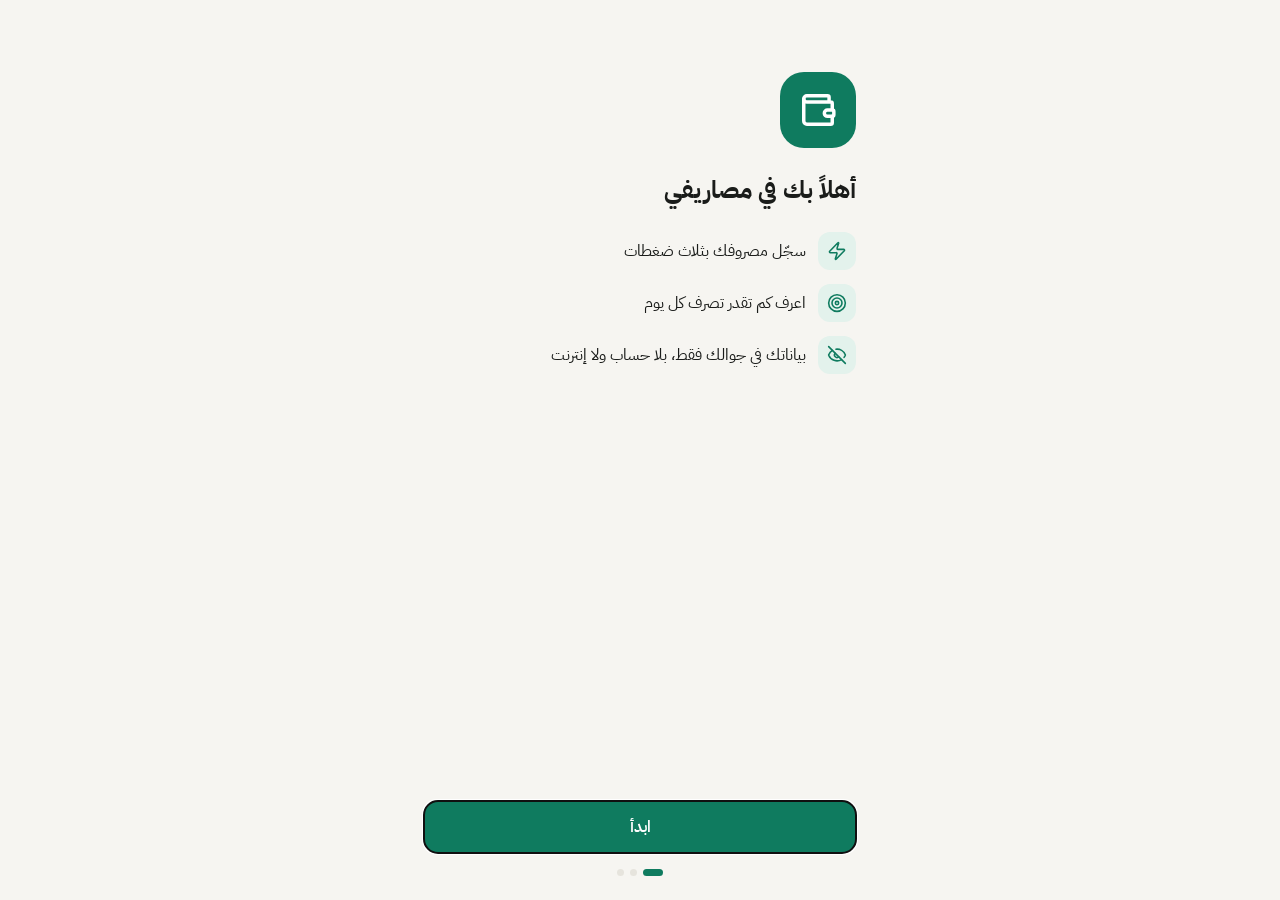
<file: index.html>
<!DOCTYPE html>
<html lang="ar" dir="rtl">
<head>
  <meta charset="UTF-8">
  <meta name="viewport" content="width=device-width, initial-scale=1.0, viewport-fit=cover">
  <title>مصاريفي</title>
  <meta name="theme-color" content="#f6f5f1" media="(prefers-color-scheme: light)">
  <meta name="theme-color" content="#0f1211" media="(prefers-color-scheme: dark)">
  <meta name="color-scheme" content="light dark">
  <meta name="apple-mobile-web-app-capable" content="yes">
  <meta name="mobile-web-app-capable" content="yes">
  <meta name="apple-mobile-web-app-title" content="مصاريفي">
  <meta name="apple-mobile-web-app-status-bar-style" content="default">
  <link rel="manifest" href="manifest.webmanifest">
  <link rel="icon" href="icons/icon.svg" type="image/svg+xml">
  <link rel="apple-touch-icon" href="icons/apple-touch-icon.png">
  <link rel="preconnect" href="https://fonts.googleapis.com">
  <link rel="preconnect" href="https://fonts.gstatic.com" crossorigin>
  <link rel="stylesheet" href="https://fonts.googleapis.com/css2?family=IBM+Plex+Sans+Arabic:wght@400;500;600;700&display=swap">
  <link rel="stylesheet" href="style.css">
  <!-- إذا كان القفل مفعّلاً نُخفي المحتوى من أول لحظة، قبل ظهور شاشة الرمز -->
  <script>try { if (localStorage.getItem("appLock")) document.documentElement.classList.add("locked"); } catch {}</script>
</head>
<body>
  <!-- ===== الرئيسية: نظرة سريعة على الشهر ===== -->
  <div id="view-home" class="view">
    <header class="page-top">
      <div class="brand-row">
        <p class="brand">مصاريفي</p>
        <button type="button" id="privacy-toggle" class="round-btn privacy-btn" aria-label="إخفاء المبالغ" aria-pressed="false"><svg class="ic"><use href="icons/sprite.svg#i-eye"/></svg></button>
      </div>
      <div class="month-nav">
        <button type="button" id="prev-month" class="round-btn" aria-label="الشهر السابق"><svg class="ic"><use href="icons/sprite.svg#i-chevron-right"/></svg></button>
        <span id="month-name" class="month-name"></span>
        <button type="button" id="next-month" class="round-btn" aria-label="الشهر التالي"><svg class="ic"><use href="icons/sprite.svg#i-chevron-left"/></svg></button>
      </div>
      <p class="hero-label">صرفت هذا الشهر</p>
      <p class="hero money" id="month-total">0</p>
      <p class="pill-soft" id="work-summary" hidden></p>
      <div class="top-links">
        <button type="button" id="setup-work" class="link-btn" hidden><svg class="ic sm"><use href="icons/sprite.svg#i-clock"/></svg> اعرف كم ساعة عمل تكلّفك مصاريفك</button>
        <button type="button" id="this-month" class="link-btn" hidden>العودة إلى الشهر الحالي</button>
      </div>
    </header>

    <main class="container">
      <!-- تقدر تصرف اليوم: من الميزانية وما بقي من الشهر -->
      <section id="safe-spend" class="card safe-card" hidden></section>

      <!-- صافي الشهر: الدخل − المصاريف -->
      <section id="net-card" class="card net-card" hidden></section>

      <!-- ملخص الشهر الماضي: يظهر أول أسبوع من الشهر -->
      <section id="month-report" class="card report-card" hidden>
        <div class="card-head">
          <h2 class="card-title" id="month-report-title">ملخص الشهر</h2>
          <button type="button" id="month-report-close" class="icon-btn" aria-label="إخفاء الملخص"><svg class="ic sm"><use href="icons/sprite.svg#i-x"/></svg></button>
        </div>
        <div id="month-report-body"></div>
        <button type="button" id="month-report-more" class="link-btn">كل الأشهر</button>
      </section>

      <!-- الميزانية -->
      <section id="budget-summary" class="card budget-card" hidden></section>

      <!-- التنبيهات -->
      <div id="backup-reminder" class="notice warn" hidden>
        <svg class="ic"><use href="icons/sprite.svg#i-triangle-alert"/></svg>
        <span id="backup-reminder-text" class="notice-text"></span>
        <button type="button" id="backup-now" class="chip-btn">احفظ الآن</button>
      </div>
      <button type="button" id="social-reminder" class="notice bad notice-link" hidden></button>
      <div id="season-alerts"></div>
      <div id="budget-alerts" class="notice warn budget-alerts" hidden></div>

      <!-- أزرار الإضافة السريعة لأكثر المصاريف تكراراً -->
      <section id="quick-add" class="card" hidden>
        <h2 class="card-title">إضافة سريعة</h2>
        <div id="quick-buttons" class="quick-buttons"></div>
      </section>

      <!-- سؤال ميزان الندم: يظهر بعد يومين من المصروف -->
      <section id="regret-ask" class="card regret-ask" hidden>
        <div class="card-head">
          <h2 class="card-title">هل كان يستحق؟</h2>
          <span id="regret-queue" class="badge"></span>
        </div>
        <p id="regret-expense" class="regret-expense"></p>
        <div class="regret-buttons">
          <button type="button" class="worth-btn yes" data-worth="yes"><svg class="ic"><use href="icons/sprite.svg#i-thumbs-up"/></svg> يستحق</button>
          <button type="button" class="worth-btn no" data-worth="no"><svg class="ic"><use href="icons/sprite.svg#i-thumbs-down"/></svg> ندمت</button>
        </div>
        <button type="button" id="regret-skip" class="link-btn">لا أتذكر · تخطَّ</button>
      </section>

      <!-- توزيع المصاريف -->
      <section class="card">
        <div class="card-head">
          <h2 class="card-title">توزيع المصاريف</h2>
        </div>
        <!-- القرص الدائري: نسبة كل تصنيف من مصاريف الشهر -->
        <div id="pie-wrap" class="pie-wrap" hidden>
          <svg id="pie" class="pie" viewBox="-150 -118 300 236" role="img"></svg>
          <p id="pie-caption" class="pie-caption"></p>
        </div>
        <div id="group-legend" class="legend"></div>
        <h3 id="breakdown-title" class="breakdown-title">حسب التصنيف</h3>
        <ul id="category-totals" class="totals"></ul>
      </section>

      <!-- آخر 6 أشهر: الضغط على شهر يفتح ملخصه -->
      <section id="trend-card" class="card" hidden>
        <h2 class="card-title">آخر 6 أشهر</h2>
        <div id="trend-chart"></div>
        <p id="trend-note" class="trend-note"></p>
      </section>

      <!-- حسب طريقة الدفع (تظهر عند استخدام أكثر من طريقة في الشهر) -->
      <section id="methods-card" class="card" hidden>
        <h2 class="card-title">حسب طريقة الدفع</h2>
        <ul id="method-totals" class="totals"></ul>
      </section>

      <!-- نتيجة ميزان الندم للشهر المختار -->
      <section id="regret-stats" class="card" hidden>
        <h2 class="card-title">ميزان الندم</h2>
        <div id="regret-content"></div>
      </section>
    </main>
  </div>

  <!-- ===== المصاريف: القائمة والبحث ===== -->
  <div id="view-expenses" class="view" hidden>
    <header class="page-top compact">
      <h1 class="page-title">المصاريف</h1>
      <div class="month-nav">
        <button type="button" id="list-prev-month" class="round-btn" aria-label="الشهر السابق"><svg class="ic"><use href="icons/sprite.svg#i-chevron-right"/></svg></button>
        <span id="list-month-name" class="month-name"></span>
        <button type="button" id="list-next-month" class="round-btn" aria-label="الشهر التالي"><svg class="ic"><use href="icons/sprite.svg#i-chevron-left"/></svg></button>
      </div>
    </header>

    <main class="container">
      <label class="search">
        <svg class="ic"><use href="icons/sprite.svg#i-search"/></svg>
        <input type="search" id="search" placeholder="بحث في كل المصاريف" aria-label="بحث">
      </label>
      <!-- تصفية حسب المجموعة -->
      <div id="group-filter" class="filter-chips"></div>
      <div id="method-filter" class="filter-chips" hidden></div>
      <div class="list-head">
        <h2 id="list-title" class="section-label">المصاريف</h2>
        <p id="search-summary" class="search-summary" hidden></p>
      </div>
      <p id="empty-message" class="empty"></p>
      <!-- المصاريف مجمّعة حسب الأيام -->
      <div id="expense-list"></div>
      <p class="hint" id="edit-hint" hidden>اضغط على المصروف لتعديله · اسحبه يميناً أو يساراً لحذفه</p>
    </main>
  </div>

  <!-- ===== السلفة والديون ===== -->
  <div id="view-social" class="view" hidden>
    <header class="page-top compact">
      <h1 class="page-title">السلفة والديون</h1>
      <div class="social-summary">
        <div class="stat">
          <span class="stat-label">لك عند الناس</span>
          <strong id="sum-lent" class="money good">0</strong>
        </div>
        <div class="stat">
          <span class="stat-label">عليك للناس</span>
          <strong id="sum-borrowed" class="money bad">0</strong>
        </div>
        <div class="stat">
          <span class="stat-label">مدّخر في السلف</span>
          <strong id="sum-jamiya" class="money">0</strong>
        </div>
      </div>
    </header>

    <main class="container">
      <!-- السلف (الادخار الجماعي) -->
      <section class="card">
        <div class="card-head">
          <h2 class="card-title"><svg class="ic"><use href="icons/sprite.svg#i-users"/></svg> السلف</h2>
          <button type="button" id="add-jamiya" class="chip-btn"><svg class="ic sm"><use href="icons/sprite.svg#i-plus"/></svg> سلفة</button>
        </div>
        <p class="hint start">قسط السلفة يُخصم من مصروف الشهر ويُحسب ادخاراً.</p>
        <div id="jamiya-list"></div>
      </section>

      <!-- أهداف الادخار -->
      <section class="card">
        <div class="card-head">
          <h2 class="card-title"><svg class="ic"><use href="icons/sprite.svg#i-target"/></svg> أهداف الادخار</h2>
          <button type="button" id="add-goal" class="chip-btn"><svg class="ic sm"><use href="icons/sprite.svg#i-plus"/></svg> هدف</button>
        </div>
        <p class="hint start">ما تضيفه للهدف يُخصم من مصروف الشهر ويُحسب ادخاراً.</p>
        <div id="goal-list"></div>
      </section>

      <!-- الديون -->
      <section class="card">
        <div class="card-head">
          <h2 class="card-title"><svg class="ic"><use href="icons/sprite.svg#i-hand-coins"/></svg> الديون</h2>
          <button type="button" id="add-loan" class="chip-btn"><svg class="ic sm"><use href="icons/sprite.svg#i-plus"/></svg> دين</button>
        </div>
        <div id="loan-list"></div>
        <details id="settled-loans" class="settled" hidden>
          <summary id="settled-title"></summary>
          <div id="settled-list"></div>
        </details>
      </section>
    </main>
  </div>

  <!-- ===== المزيد: الإعدادات والبيانات ===== -->
  <div id="view-more" class="view" hidden>
    <header class="page-top compact">
      <h1 class="page-title">المزيد</h1>
    </header>

    <main class="container">
      <h2 class="section-label">الإعدادات</h2>
      <div class="card menu">
        <button type="button" id="open-reports" class="menu-row">
          <span class="menu-icon"><svg class="ic"><use href="icons/sprite.svg#i-chart-column"/></svg></span>
          <span class="menu-text"><b>ملخص الأشهر</b><small>كم صرفت وكم ادّخرت كل شهر</small></span>
          <svg class="ic sm chev"><use href="icons/sprite.svg#i-chevron-left"/></svg>
        </button>
        <button type="button" id="open-lock" class="menu-row">
          <span class="menu-icon"><svg class="ic"><use href="icons/sprite.svg#i-lock"/></svg></span>
          <span class="menu-text"><b>قفل التطبيق</b><small id="lock-status">متوقف</small></span>
          <svg class="ic sm chev"><use href="icons/sprite.svg#i-chevron-left"/></svg>
        </button>
        <button type="button" id="manage-categories" class="menu-row">
          <span class="menu-icon"><svg class="ic"><use href="icons/sprite.svg#i-tags"/></svg></span>
          <span class="menu-text"><b>التصنيفات</b></span>
          <svg class="ic sm chev"><use href="icons/sprite.svg#i-chevron-left"/></svg>
        </button>
        <button type="button" id="open-methods" class="menu-row">
          <span class="menu-icon"><svg class="ic"><use href="icons/sprite.svg#i-wallet"/></svg></span>
          <span class="menu-text"><b>طرق الدفع</b><small>كاش، كي كارد، زين كاش...</small></span>
          <svg class="ic sm chev"><use href="icons/sprite.svg#i-chevron-left"/></svg>
        </button>
        <button type="button" id="open-budget" class="menu-row">
          <span class="menu-icon"><svg class="ic"><use href="icons/sprite.svg#i-target"/></svg></span>
          <span class="menu-text"><b>الميزانية الشهرية</b></span>
          <svg class="ic sm chev"><use href="icons/sprite.svg#i-chevron-left"/></svg>
        </button>
        <button type="button" id="open-month-start" class="menu-row">
          <span class="menu-icon"><svg class="ic"><use href="icons/sprite.svg#i-calendar-days"/></svg></span>
          <span class="menu-text"><b>بداية الشهر</b><small id="month-start-status">يوم 1</small></span>
          <svg class="ic sm chev"><use href="icons/sprite.svg#i-chevron-left"/></svg>
        </button>
        <button type="button" id="open-recurring" class="menu-row">
          <span class="menu-icon"><svg class="ic"><use href="icons/sprite.svg#i-repeat"/></svg></span>
          <span class="menu-text"><b>المصاريف الثابتة</b><small>تُضاف وحدها كل شهر</small></span>
          <svg class="ic sm chev"><use href="icons/sprite.svg#i-chevron-left"/></svg>
        </button>
        <button type="button" id="open-work" class="menu-row">
          <span class="menu-icon"><svg class="ic"><use href="icons/sprite.svg#i-briefcase"/></svg></span>
          <span class="menu-text"><b>راتبي وساعات عملي</b></span>
          <svg class="ic sm chev"><use href="icons/sprite.svg#i-chevron-left"/></svg>
        </button>
      </div>

      <div class="list-head">
        <h2 class="section-label">المواسم</h2>
        <button type="button" id="manage-seasons" class="chip-btn"><svg class="ic sm"><use href="icons/sprite.svg#i-settings-2"/></svg> تعديل</button>
      </div>
      <div class="card">
        <ul id="season-list" class="season-list"></ul>
        <p class="hint start">مواعيد المواسم الهجرية تقريبية، وقد تختلف بيوم حسب رؤية الهلال.</p>
      </div>

      <h2 class="section-label">بياناتي</h2>
      <div class="card menu">
        <p class="menu-note" id="backup-status"></p>
        <button type="button" id="export-backup" class="menu-row">
          <span class="menu-icon"><svg class="ic"><use href="icons/sprite.svg#i-save"/></svg></span>
          <span class="menu-text"><b>حفظ نسخة احتياطية</b></span>
          <svg class="ic sm chev"><use href="icons/sprite.svg#i-chevron-left"/></svg>
        </button>
        <button type="button" id="import-backup" class="menu-row">
          <span class="menu-icon"><svg class="ic"><use href="icons/sprite.svg#i-folder-open"/></svg></span>
          <span class="menu-text"><b>استرجاع من نسخة احتياطية</b></span>
          <svg class="ic sm chev"><use href="icons/sprite.svg#i-chevron-left"/></svg>
        </button>
        <button type="button" id="export-csv" class="menu-row">
          <span class="menu-icon"><svg class="ic"><use href="icons/sprite.svg#i-sheet"/></svg></span>
          <span class="menu-text"><b>تصدير إلى Excel</b></span>
          <svg class="ic sm chev"><use href="icons/sprite.svg#i-chevron-left"/></svg>
        </button>
        <input type="file" id="import-file" accept=".json,application/json" hidden>
      </div>
      <p class="hint app-version">مصاريفي · الإصدار <span id="app-version"></span><br>بياناتك محفوظة في هذا الجوال فقط</p>
    </main>
  </div>

  <!-- شريط التنقل بين الصفحات، وزر الإضافة في وسطه -->
  <nav class="tab-bar">
    <button type="button" class="tab active" data-view="view-home"><svg class="ic"><use href="icons/sprite.svg#i-house"/></svg><span>الرئيسية</span></button>
    <button type="button" class="tab" data-view="view-expenses"><svg class="ic"><use href="icons/sprite.svg#i-list"/></svg><span>المصاريف</span></button>
    <button type="button" id="add-btn" class="add-btn" aria-label="إضافة مصروف"><svg class="ic lg"><use href="icons/sprite.svg#i-plus"/></svg></button>
    <button type="button" class="tab" data-view="view-social"><svg class="ic"><use href="icons/sprite.svg#i-hand-coins"/></svg><span>السلفة والديون</span><span id="social-dot" class="dot" hidden></span></button>
    <button type="button" class="tab" data-view="view-more"><svg class="ic"><use href="icons/sprite.svg#i-menu"/></svg><span>المزيد</span></button>
  </nav>

  <!-- نافذة إضافة/تعديل مصروف: المبلغ من لوحة الأرقام، ثم التصنيف -->
  <dialog id="expense-dialog" class="sheet add-sheet">
    <form id="expense-form">
      <div class="sheet-header">
        <h2 id="form-title">مصروف جديد</h2>
        <button type="button" id="open-sentence" class="chip-btn sentence-btn"><svg class="ic sm"><use href="icons/sprite.svg#i-mic"/></svg> بجملة</button>
        <button type="button" class="icon-btn close-btn" aria-label="إغلاق"><svg class="ic"><use href="icons/sprite.svg#i-x"/></svg></button>
      </div>

      <!-- مصروف أم دخل -->
      <div class="segmented two mode-switch" id="mode-switch">
        <label><input type="radio" name="entry-mode" value="expense" checked> مصروف</label>
        <label><input type="radio" name="entry-mode" value="income"> دخل</label>
      </div>

      <div class="amount-display" aria-live="polite">
        <p id="amount-expr" class="amount-expr money" hidden></p>
        <p class="amount-big money"><span id="amount-value">0</span><small class="money-unit">د.ع</small></p>
        <p id="amount-hours" class="amount-hours" hidden></p>
      </div>
      <input type="hidden" id="amount">

      <!-- لوحة الأرقام: 000 لأن مبالغ الدينار كبيرة، و+ لجمع أكثر من مبلغ -->
      <div class="keypad" id="keypad">
        <button type="button" data-key="1">1</button>
        <button type="button" data-key="2">2</button>
        <button type="button" data-key="3">3</button>
        <button type="button" data-key="back" class="key-fn" aria-label="مسح رقم"><svg class="ic"><use href="icons/sprite.svg#i-delete"/></svg></button>
        <button type="button" data-key="4">4</button>
        <button type="button" data-key="5">5</button>
        <button type="button" data-key="6">6</button>
        <button type="button" data-key="plus" class="key-fn" aria-label="جمع"><svg class="ic"><use href="icons/sprite.svg#i-plus"/></svg></button>
        <button type="button" data-key="7">7</button>
        <button type="button" data-key="8">8</button>
        <button type="button" data-key="9">9</button>
        <button type="button" data-key="clear" class="key-fn key-text">مسح</button>
        <button type="button" data-key="000" class="key-wide">000</button>
        <button type="button" data-key="0" class="key-wide">0</button>
      </div>

      <!-- نوع الدخل (في وضع الدخل) -->
      <div class="picker" id="income-picker" hidden>
        <div class="picker-head">
          <span class="picker-label">نوع الدخل</span>
        </div>
        <div id="income-types" class="cat-chips"></div>
      </div>

      <!-- التصنيف: الأكثر استخداماً أولاً -->
      <div class="picker" id="category-picker">
        <div class="picker-head">
          <span class="picker-label">التصنيف</span>
          <button type="button" id="show-all-cats" class="link-btn">كل التصنيفات <svg class="ic sm"><use href="icons/sprite.svg#i-chevron-down"/></svg></button>
        </div>
        <div id="top-categories" class="cat-chips"></div>
        <div id="all-categories" hidden>
          <div id="group-tabs" class="group-tabs"></div>
          <div id="category-grid" class="cat-grid"></div>
        </div>
      </div>
      <input type="hidden" id="category">

      <!-- طريقة الدفع: يتذكر آخر طريقة -->
      <div class="picker" id="method-picker">
        <div class="picker-head">
          <span class="picker-label" id="method-label">طريقة الدفع</span>
        </div>
        <div id="method-chips" class="method-chips"></div>
      </div>

      <div class="field-row">
        <label class="field">
          <svg class="ic sm"><use href="icons/sprite.svg#i-calendar"/></svg>
          <input type="date" id="date" required aria-label="التاريخ">
        </label>
        <label class="field grow">
          <svg class="ic sm"><use href="icons/sprite.svg#i-pencil"/></svg>
          <input type="text" id="note" maxlength="200" placeholder="ملاحظة (اختياري)" aria-label="ملاحظة">
        </label>
      </div>
      <label id="recurring-row" class="check-row">
        <input type="checkbox" id="recurring">
        <span><svg class="ic sm"><use href="icons/sprite.svg#i-repeat"/></svg> يتكرر كل شهر <small>(مثل الإيجار والاشتراكات)</small></span>
      </label>
      <fieldset id="worth-field" class="worth-field" hidden>
        <legend>هل كان يستحق؟</legend>
        <div class="segmented">
          <label><input type="radio" name="worth" value="yes"> يستحق</label>
          <label><input type="radio" name="worth" value="no"> ندمت</label>
          <label><input type="radio" name="worth" value=""> لم أقيّمه</label>
        </div>
      </fieldset>
      <button type="button" id="delete-in-form" class="danger-btn" hidden>حذف هذا المصروف</button>
      <div class="sheet-actions">
        <button type="submit" class="primary-btn">حفظ</button>
      </div>
    </form>
  </dialog>

  <!-- نافذة إدارة التصنيفات -->
  <dialog id="categories-dialog" class="sheet">
    <div class="sheet-header">
      <h2>التصنيفات</h2>
      <button type="button" class="icon-btn close-btn" aria-label="إغلاق"><svg class="ic"><use href="icons/sprite.svg#i-x"/></svg></button>
    </div>

    <!-- مجموعات أضافها المستخدم -->
    <div class="list-head">
      <h3 class="section-label">مجموعاتي</h3>
      <button type="button" id="add-group" class="chip-btn"><svg class="ic sm"><use href="icons/sprite.svg#i-plus"/></svg> مجموعة</button>
    </div>
    <ul id="my-groups" class="category-list"></ul>

    <ul id="category-list" class="category-list"></ul>

    <form id="category-form" class="category-form">
      <h3 id="category-form-title">إضافة تصنيف جديد</h3>
      <div class="category-form-row">
        <span id="chosen-icon" class="chosen-icon"></span>
        <input type="text" id="category-name" maxlength="30" required placeholder="اسم التصنيف">
      </div>
      <label>
        المجموعة
        <select id="category-group"></select>
      </label>
      <span class="hint start">الأيقونة:</span>
      <div class="icon-picker" id="icon-picker"></div>
      <button type="submit" class="primary-btn" id="category-save">إضافة</button>
      <button type="button" class="link-btn dark" id="category-cancel" hidden>إلغاء التعديل</button>
    </form>
  </dialog>

  <!-- تصنيف جديد من نافذة الإضافة: الاسم والمجموعة والأيقونة -->
  <dialog id="quick-category-dialog" class="sheet">
    <form id="quick-category-form">
      <div class="sheet-header">
        <h2>تصنيف جديد</h2>
        <button type="button" class="icon-btn close-btn" aria-label="إغلاق"><svg class="ic"><use href="icons/sprite.svg#i-x"/></svg></button>
      </div>
      <div class="category-form-row">
        <span id="qc-preview" class="chosen-icon"></span>
        <input type="text" id="qc-name" maxlength="30" required placeholder="اسم التصنيف، مثال: نادي رياضي">
      </div>
      <label>
        المجموعة
        <select id="qc-group"></select>
      </label>
      <span class="hint start">الأيقونة:</span>
      <div id="qc-icons" class="icon-picker"></div>
      <div class="sheet-actions">
        <button type="submit" class="primary-btn">إضافة واختيار</button>
      </div>
    </form>
  </dialog>

  <!-- مجموعة جديدة أو تعديلها: الاسم والأيقونة واللون -->
  <dialog id="group-dialog" class="sheet">
    <form id="group-form">
      <div class="sheet-header">
        <h2 id="group-form-title">مجموعة جديدة</h2>
        <button type="button" class="icon-btn close-btn" aria-label="إغلاق"><svg class="ic"><use href="icons/sprite.svg#i-x"/></svg></button>
      </div>
      <div class="category-form-row">
        <span id="group-preview" class="chosen-icon"></span>
        <input type="text" id="group-name" maxlength="30" required placeholder="اسم المجموعة، مثال: السفر">
      </div>
      <span class="hint start">اللون:</span>
      <div id="group-colors" class="color-swatches"></div>
      <p class="hint start">الألوان الثمانية مختارة لتبقى واضحة في القرص. إذا تشاركت مجموعتان لوناً، يميّزهما الاسم والنسبة.</p>
      <span class="hint start">الأيقونة:</span>
      <div id="group-icons" class="icon-picker"></div>
      <div class="sheet-actions">
        <button type="submit" class="primary-btn" id="group-save">إضافة</button>
      </div>
      <button type="button" id="group-delete" class="danger-btn" hidden>حذف هذه المجموعة</button>
    </form>
  </dialog>

  <!-- نافذة طرق الدفع -->
  <dialog id="methods-dialog" class="sheet">
    <div class="sheet-header">
      <h2>طرق الدفع</h2>
      <button type="button" class="icon-btn close-btn" aria-label="إغلاق"><svg class="ic"><use href="icons/sprite.svg#i-x"/></svg></button>
    </div>
    <ul id="methods-list" class="category-list"></ul>
    <button type="button" id="add-method" class="action-btn with-icon"><svg class="ic sm"><use href="icons/sprite.svg#i-plus"/></svg> طريقة دفع جديدة</button>
  </dialog>

  <!-- شاشة القفل: تغطي التطبيق كله -->
  <dialog id="lock-screen" class="lock-screen" aria-labelledby="lock-title">
    <div class="lock-inner" tabindex="-1" autofocus>
      <span class="lock-badge"><svg class="ic"><use href="icons/sprite.svg#i-lock"/></svg></span>
      <h2 id="lock-title">أدخل الرمز</h2>
      <p id="lock-message" class="lock-message" aria-live="assertive"></p>
      <div id="lock-dots" class="lock-dots" aria-hidden="true"><span></span><span></span><span></span><span></span></div>
      <div class="lock-pad">
        <button type="button" data-digit="1">1</button>
        <button type="button" data-digit="2">2</button>
        <button type="button" data-digit="3">3</button>
        <button type="button" data-digit="4">4</button>
        <button type="button" data-digit="5">5</button>
        <button type="button" data-digit="6">6</button>
        <button type="button" data-digit="7">7</button>
        <button type="button" data-digit="8">8</button>
        <button type="button" data-digit="9">9</button>
        <button type="button" id="lock-bio" class="key-fn" aria-label="Face ID"><svg class="ic"><use href="icons/sprite.svg#i-scan-face"/></svg></button>
        <button type="button" data-digit="0">0</button>
        <button type="button" id="lock-back" class="key-fn" aria-label="حذف رقم"><svg class="ic"><use href="icons/sprite.svg#i-delete"/></svg></button>
      </div>
      <button type="button" id="lock-forgot" class="link-btn dark">نسيت الرمز؟</button>
      <button type="button" id="lock-cancel" class="link-btn dark" hidden>إلغاء</button>
    </div>
  </dialog>

  <!-- إعدادات القفل -->
  <dialog id="lock-settings" class="sheet">
    <div class="sheet-header">
      <h2>قفل التطبيق</h2>
      <button type="button" class="icon-btn close-btn" aria-label="إغلاق"><svg class="ic"><use href="icons/sprite.svg#i-x"/></svg></button>
    </div>
    <div id="lock-settings-body" class="lock-settings-body"></div>
  </dialog>

  <!-- نافذة التسجيل بجملة: بالمايك أو بالكتابة -->
  <dialog id="sentence-dialog" class="sheet">
    <form id="sentence-form">
      <div class="sheet-header">
        <h2>احجي أو اكتب مصروفك</h2>
        <button type="button" class="icon-btn close-btn" aria-label="إغلاق"><svg class="ic"><use href="icons/sprite.svg#i-x"/></svg></button>
      </div>
      <div class="mic-area">
        <button type="button" id="mic-btn" class="mic-btn" aria-label="المايك"><svg class="ic"><use href="icons/sprite.svg#i-mic"/></svg></button>
        <p id="mic-status" class="mic-status" aria-live="polite"></p>
      </div>
      <input type="text" id="sentence-input" autocomplete="off" placeholder="مثال: صرفت 50 ألف أكل">
      <div id="sentence-preview" class="sentence-preview" aria-live="polite" hidden></div>
      <p class="hint start">جرّب تكول:</p>
      <div id="sentence-examples" class="sentence-examples">
        <button type="button" class="chip-btn">صرفت 50 ألف أكل</button>
        <button type="button" class="chip-btn">دفعت ربع مليون مولدة</button>
        <button type="button" class="chip-btn">تكسي 5 آلاف أمس</button>
        <button type="button" class="chip-btn">استلمت الراتب مليون ونص</button>
      </div>
      <div class="sheet-actions">
        <button type="submit" class="primary-btn">متابعة</button>
      </div>
    </form>
  </dialog>

  <!-- بداية الشهر: يوم نزول الراتب -->
  <dialog id="month-start-dialog" class="sheet">
    <form id="month-start-form">
      <div class="sheet-header">
        <h2>بداية الشهر</h2>
        <button type="button" class="icon-btn close-btn" aria-label="إغلاق"><svg class="ic"><use href="icons/sprite.svg#i-x"/></svg></button>
      </div>
      <p class="hint start month-start-hint">إذا راتبك ينزل بيوم معيّن، خلّ الشهر يبدأ من هذا اليوم. المجموع والميزانية و"تقدر تصرف اليوم" والملخص كلها تحسب من هذا اليوم لليوم اللي قبله بالشهر الجاي.</p>
      <label>
        يبدأ الشهر يوم
        <select id="month-start-select"></select>
      </label>
      <p id="month-start-preview" class="month-start-preview"></p>
      <div class="sheet-actions">
        <button type="submit" class="primary-btn">حفظ</button>
      </div>
    </form>
  </dialog>

  <!-- نافذة ملخص الأشهر -->
  <dialog id="report-dialog" class="sheet">
    <div class="sheet-header">
      <h2>ملخص الأشهر</h2>
      <button type="button" class="icon-btn close-btn" aria-label="إغلاق"><svg class="ic"><use href="icons/sprite.svg#i-x"/></svg></button>
    </div>
    <div class="month-nav report-nav">
      <button type="button" id="report-prev" class="round-btn" aria-label="الشهر السابق"><svg class="ic"><use href="icons/sprite.svg#i-chevron-right"/></svg></button>
      <span id="report-month" class="month-name"></span>
      <button type="button" id="report-next" class="round-btn" aria-label="الشهر التالي"><svg class="ic"><use href="icons/sprite.svg#i-chevron-left"/></svg></button>
    </div>
    <div id="report-trend" class="report-trend"></div>
    <div id="report-body" class="report-body"></div>
  </dialog>

  <!-- نافذة هدف الادخار -->
  <dialog id="goal-dialog" class="sheet">
    <form id="goal-form">
      <div class="sheet-header">
        <h2 id="goal-form-title">هدف جديد</h2>
        <button type="button" class="icon-btn close-btn" aria-label="إغلاق"><svg class="ic"><use href="icons/sprite.svg#i-x"/></svg></button>
      </div>
      <div class="category-form-row">
        <span id="goal-preview" class="chosen-icon"></span>
        <input type="text" id="goal-name" maxlength="30" required placeholder="مثال: سيارة، سفر، زواج">
      </div>
      <label>
        المبلغ المطلوب (دينار عراقي)
        <input type="text" id="goal-target" class="money-input" inputmode="numeric" autocomplete="off" required placeholder="مثال: 15,000,000">
      </label>
      <label>
        متى تريد الوصول؟ (اختياري)
        <input type="month" id="goal-due">
      </label>
      <span class="hint start">الأيقونة:</span>
      <div id="goal-icons" class="icon-picker"></div>
      <div class="sheet-actions">
        <button type="submit" class="primary-btn" id="goal-save">إضافة</button>
      </div>
      <button type="button" id="goal-delete" class="danger-btn" hidden>حذف هذا الهدف</button>
    </form>
  </dialog>

  <!-- نافذة إضافة مبلغ لهدف -->
  <dialog id="goal-add-dialog" class="sheet">
    <form id="goal-add-form">
      <div class="sheet-header">
        <h2 id="goal-add-title">أضف للهدف</h2>
        <button type="button" class="icon-btn close-btn" aria-label="إغلاق"><svg class="ic"><use href="icons/sprite.svg#i-x"/></svg></button>
      </div>
      <p id="goal-add-hint" class="search-summary"></p>
      <label id="goal-pick-row" hidden>
        الهدف
        <select id="goal-pick"></select>
      </label>
      <label>
        المبلغ (دينار عراقي)
        <input type="text" id="goal-add-amount" class="money-input" inputmode="numeric" autocomplete="off" required>
      </label>
      <label id="goal-add-date-row">
        التاريخ
        <input type="date" id="goal-add-date" required>
      </label>
      <div class="sheet-actions">
        <button type="submit" class="primary-btn">أضف</button>
      </div>
      <button type="button" id="goal-add-skip" class="link-btn dark" hidden>لا، شكراً</button>
    </form>
  </dialog>

  <!-- نافذة الاسترجاع من نسخة احتياطية -->
  <dialog id="import-dialog" class="sheet">
    <div class="sheet-header">
      <h2>استرجاع من نسخة احتياطية</h2>
      <button type="button" class="icon-btn close-btn" aria-label="إغلاق"><svg class="ic"><use href="icons/sprite.svg#i-x"/></svg></button>
    </div>
    <p id="import-summary" class="import-summary"></p>
    <div class="data-actions">
      <button type="button" id="import-merge" class="primary-btn">دمج مع بياناتي الحالية</button>
      <p class="hint">تُضاف المصاريف غير الموجودة فقط، ولا يُحذف شيء.</p>
      <button type="button" id="import-replace" class="danger-btn">استبدال كل بياناتي بالنسخة</button>
      <p class="hint">تُحذف بياناتك الحالية وتحلّ محلها بيانات النسخة.</p>
    </div>
  </dialog>

  <!-- نافذة الراتب وساعات العمل -->
  <dialog id="work-dialog" class="sheet">
    <form id="work-form">
      <div class="sheet-header">
        <h2>راتبي وساعات عملي</h2>
        <button type="button" class="icon-btn close-btn" aria-label="إغلاق"><svg class="ic"><use href="icons/sprite.svg#i-x"/></svg></button>
      </div>
      <p class="hint start with-icon"><svg class="ic sm"><use href="icons/sprite.svg#i-eye-off"/></svg> هذه الأرقام تبقى في جوالك فقط، ولا تُحفظ في النسخة الاحتياطية.</p>
      <label>
        الراتب الشهري (دينار عراقي)
        <input type="text" id="salary" inputmode="numeric" autocomplete="off" required placeholder="مثال: 1,000,000">
      </label>
      <label>
        أيام العمل في الأسبوع
        <input type="number" id="work-days" min="1" max="7" step="1" required value="5">
      </label>
      <label>
        ساعات العمل في اليوم
        <input type="number" id="work-hours" min="1" max="24" step="0.5" required value="8">
      </label>
      <p id="hourly-preview" class="search-summary"></p>
      <button type="submit" class="primary-btn">حفظ</button>
      <button type="button" id="work-clear" class="link-btn dark" hidden>إيقاف عرض ساعات العمل وحذف الراتب</button>
    </form>
  </dialog>

  <!-- نافذة إضافة/تعديل سلفة -->
  <dialog id="jamiya-dialog" class="sheet">
    <form id="jamiya-form">
      <div class="sheet-header">
        <h2 id="jamiya-form-title">سلفة جديدة</h2>
        <button type="button" class="icon-btn close-btn" aria-label="إغلاق"><svg class="ic"><use href="icons/sprite.svg#i-x"/></svg></button>
      </div>
      <label>
        اسم السلفة
        <input type="text" id="jamiya-name" maxlength="40" required placeholder="مثال: سلفة الشغل">
      </label>
      <label>
        مبلغ الاسم الواحد شهرياً (دينار عراقي)
        <input type="text" id="jamiya-amount" inputmode="numeric" autocomplete="off" required placeholder="مثال: 500,000">
      </label>
      <div class="form-row even">
        <label>
          عدد أسمائي
          <input type="number" id="jamiya-shares" min="1" max="60" step="1" required value="1">
        </label>
        <label>
          كل الأسماء في السلفة
          <input type="number" id="jamiya-members" min="2" max="60" step="1" required value="10">
        </label>
      </div>
      <label>
        شهر البداية
        <input type="month" id="jamiya-start" required>
      </label>
      <!-- دور كل اسم من أسمائي: يُحدَّد عندما يظهر بالقرعة -->
      <div id="jamiya-turns" class="turn-selects"></div>
      <p id="jamiya-preview" class="search-summary"></p>
      <button type="submit" class="primary-btn">حفظ</button>
      <button type="button" id="jamiya-delete" class="danger-btn" hidden>حذف هذه السلفة</button>
    </form>
  </dialog>

  <!-- نافذة إضافة/تعديل دين -->
  <dialog id="loan-dialog" class="sheet">
    <form id="loan-form">
      <div class="sheet-header">
        <h2 id="loan-form-title">دين جديد</h2>
        <button type="button" class="icon-btn close-btn" aria-label="إغلاق"><svg class="ic"><use href="icons/sprite.svg#i-x"/></svg></button>
      </div>
      <div class="segmented two">
        <label><input type="radio" name="direction" value="lent" checked><svg class="ic sm"><use href="icons/sprite.svg#i-arrow-up-right"/></svg> أعطيت</label>
        <label><input type="radio" name="direction" value="borrowed"><svg class="ic sm"><use href="icons/sprite.svg#i-arrow-down-left"/></svg> أخذت</label>
      </div>
      <label>
        <span id="loan-person-label">لمن؟</span>
        <input type="text" id="loan-person" maxlength="40" required list="people" autocomplete="off" placeholder="الاسم">
        <datalist id="people"></datalist>
      </label>
      <label>
        المبلغ (دينار عراقي)
        <input type="text" id="loan-amount" inputmode="numeric" autocomplete="off" required placeholder="مثال: 100,000">
      </label>
      <label>
        التاريخ
        <input type="date" id="loan-date" required>
      </label>
      <label>
        موعد الإرجاع (اختياري)
        <input type="date" id="loan-due">
      </label>
      <label>
        ملاحظة
        <input type="text" id="loan-note" maxlength="200" placeholder="اختياري">
      </label>
      <button type="submit" class="primary-btn">حفظ</button>
      <button type="button" id="loan-delete" class="danger-btn" hidden>حذف هذا الدين</button>
    </form>
  </dialog>

  <!-- نافذة تسجيل دفعة من دين -->
  <dialog id="payment-dialog" class="sheet">
    <form id="payment-form">
      <div class="sheet-header">
        <h2 id="payment-title">تسجيل دفعة</h2>
        <button type="button" class="icon-btn close-btn" aria-label="إغلاق"><svg class="ic"><use href="icons/sprite.svg#i-x"/></svg></button>
      </div>
      <p id="payment-remaining" class="search-summary"></p>
      <label>
        المبلغ (دينار عراقي)
        <input type="text" id="payment-amount" inputmode="numeric" autocomplete="off" required>
      </label>
      <label>
        التاريخ
        <input type="date" id="payment-date" required>
      </label>
      <button type="submit" class="primary-btn">حفظ الدفعة</button>
    </form>
  </dialog>

  <!-- نافذة إدارة المواسم -->
  <dialog id="seasons-dialog" class="sheet">
    <div class="sheet-header">
      <h2>المواسم</h2>
      <button type="button" class="icon-btn close-btn" aria-label="إغلاق"><svg class="ic"><use href="icons/sprite.svg#i-x"/></svg></button>
    </div>
    <label>
      نبّهني قبل الموسم بـ
      <select id="season-lead">
        <option value="7">أسبوع</option>
        <option value="14">أسبوعين</option>
        <option value="30">شهر</option>
        <option value="45">شهر ونصف</option>
        <option value="60">شهرين</option>
      </select>
    </label>
    <ul id="season-manage-list" class="category-list"></ul>
    <button type="button" id="restore-seasons" class="link-btn dark" hidden>استعادة المواسم الافتراضية</button>

    <form id="season-form" class="category-form">
      <h3>إضافة موسم</h3>
      <div class="category-form-row">
        <input type="text" id="season-icon" class="icon-input" maxlength="4" value="📅" aria-label="أيقونة الموسم">
        <input type="text" id="season-name" maxlength="30" required placeholder="مثال: عيد ميلاد ابني">
      </div>
      <div class="segmented two">
        <label><input type="radio" name="season-calendar" value="gregorian" checked> ميلادي</label>
        <label><input type="radio" name="season-calendar" value="hijri"> هجري</label>
      </div>
      <div class="form-row">
        <label>
          الشهر
          <select id="season-month"></select>
        </label>
        <label>
          اليوم
          <input type="number" id="season-day" min="1" max="31" step="1" required value="1">
        </label>
      </div>
      <label>
        مدة الموسم (بالأيام)
        <input type="number" id="season-length" min="1" max="90" step="1" required value="7">
      </label>
      <button type="submit" class="primary-btn">إضافة</button>
    </form>
  </dialog>

  <!-- نافذة الميزانية -->
  <dialog id="budget-dialog" class="sheet">
    <form id="budget-form">
      <div class="sheet-header">
        <h2>الميزانية الشهرية</h2>
        <button type="button" class="icon-btn close-btn" aria-label="إغلاق"><svg class="ic"><use href="icons/sprite.svg#i-x"/></svg></button>
      </div>
      <label>
        ميزانية الشهر كله (دينار عراقي)
        <input type="text" id="budget-total" class="money-input" inputmode="numeric" autocomplete="off" placeholder="اتركها فارغة إذا لا تريدها">
      </label>
      <h3>ميزانية لكل تصنيف (اختياري)</h3>
      <div id="budget-categories" class="budget-categories"></div>
      <p id="budget-sum" class="hint start"></p>
      <button type="submit" class="primary-btn">حفظ</button>
    </form>
  </dialog>

  <!-- نافذة المصاريف الثابتة -->
  <dialog id="recurring-dialog" class="sheet">
    <div class="sheet-header">
      <h2>المصاريف الثابتة</h2>
      <button type="button" class="icon-btn close-btn" aria-label="إغلاق"><svg class="ic"><use href="icons/sprite.svg#i-x"/></svg></button>
    </div>
    <p class="hint start">تُضاف وحدها كل شهر في يومها. لإضافة مصروف ثابت: اضغط + واختر "يتكرر كل شهر".</p>
    <ul id="recurring-list" class="category-list"></ul>
  </dialog>

  <!-- الإعداد أول مرة: ترحيب، ثم أسئلة لإخفاء التصنيفات غير المستخدمة، ثم الميزانية -->
  <dialog id="onboarding" class="onboard">
    <div class="onboard-step" data-step="1">
      <div class="onboard-logo"><svg class="ic lg"><use href="icons/sprite.svg#i-wallet"/></svg></div>
      <h2>أهلاً بك في مصاريفي</h2>
      <ul class="onboard-points">
        <li><span class="menu-icon"><svg class="ic"><use href="icons/sprite.svg#i-zap"/></svg></span>سجّل مصروفك بثلاث ضغطات</li>
        <li><span class="menu-icon"><svg class="ic"><use href="icons/sprite.svg#i-target"/></svg></span>اعرف كم تقدر تصرف كل يوم</li>
        <li><span class="menu-icon"><svg class="ic"><use href="icons/sprite.svg#i-eye-off"/></svg></span>بياناتك في جوالك فقط، بلا حساب ولا إنترنت</li>
      </ul>
      <button type="button" class="primary-btn" data-next>ابدأ</button>
    </div>

    <div class="onboard-step" data-step="2" hidden>
      <h2>حتى نرتّب لك التصنيفات</h2>
      <p class="onboard-sub">نُخفي ما لا يخصك. تقدر تغيّر هذا لاحقاً من "التصنيفات".</p>
      <div id="onboard-questions" class="onboard-questions"></div>
      <button type="button" class="primary-btn" data-next>التالي</button>
    </div>

    <div class="onboard-step" data-step="3" hidden>
      <h2>ميزانيتك الشهرية</h2>
      <p class="onboard-sub">حتى نحسب لك كل يوم كم تقدر تصرف. اختياري.</p>
      <label>
        المبلغ (دينار عراقي)
        <input type="text" id="onboard-budget" class="money-input" inputmode="numeric" autocomplete="off" placeholder="مثال: 1,000,000">
      </label>
      <button type="button" class="primary-btn" id="onboard-finish">ابدأ استخدام التطبيق</button>
      <button type="button" class="link-btn dark" id="onboard-skip">تخطَّ</button>
    </div>

    <div class="onboard-dots"><span class="on"></span><span></span><span></span></div>
  </dialog>

  <!-- رسالة قصيرة أسفل الشاشة (مع زر تراجع) -->
  <div id="toast" class="toast" hidden>
    <span id="toast-text"></span>
    <button type="button" id="toast-undo" class="toast-undo" hidden>تراجع</button>
  </div>

  <script src="categories.js"></script>
  <script src="app.js"></script>
  <script src="jamiya-loans.js"></script>
  <script src="goals.js"></script>
  <script src="seasons.js"></script>
  <script src="planning.js"></script>
  <script src="summary.js"></script>
  <script src="voice.js"></script>
  <script src="onboarding.js"></script>
  <script src="lock.js"></script>
</body>
</html>
</file>
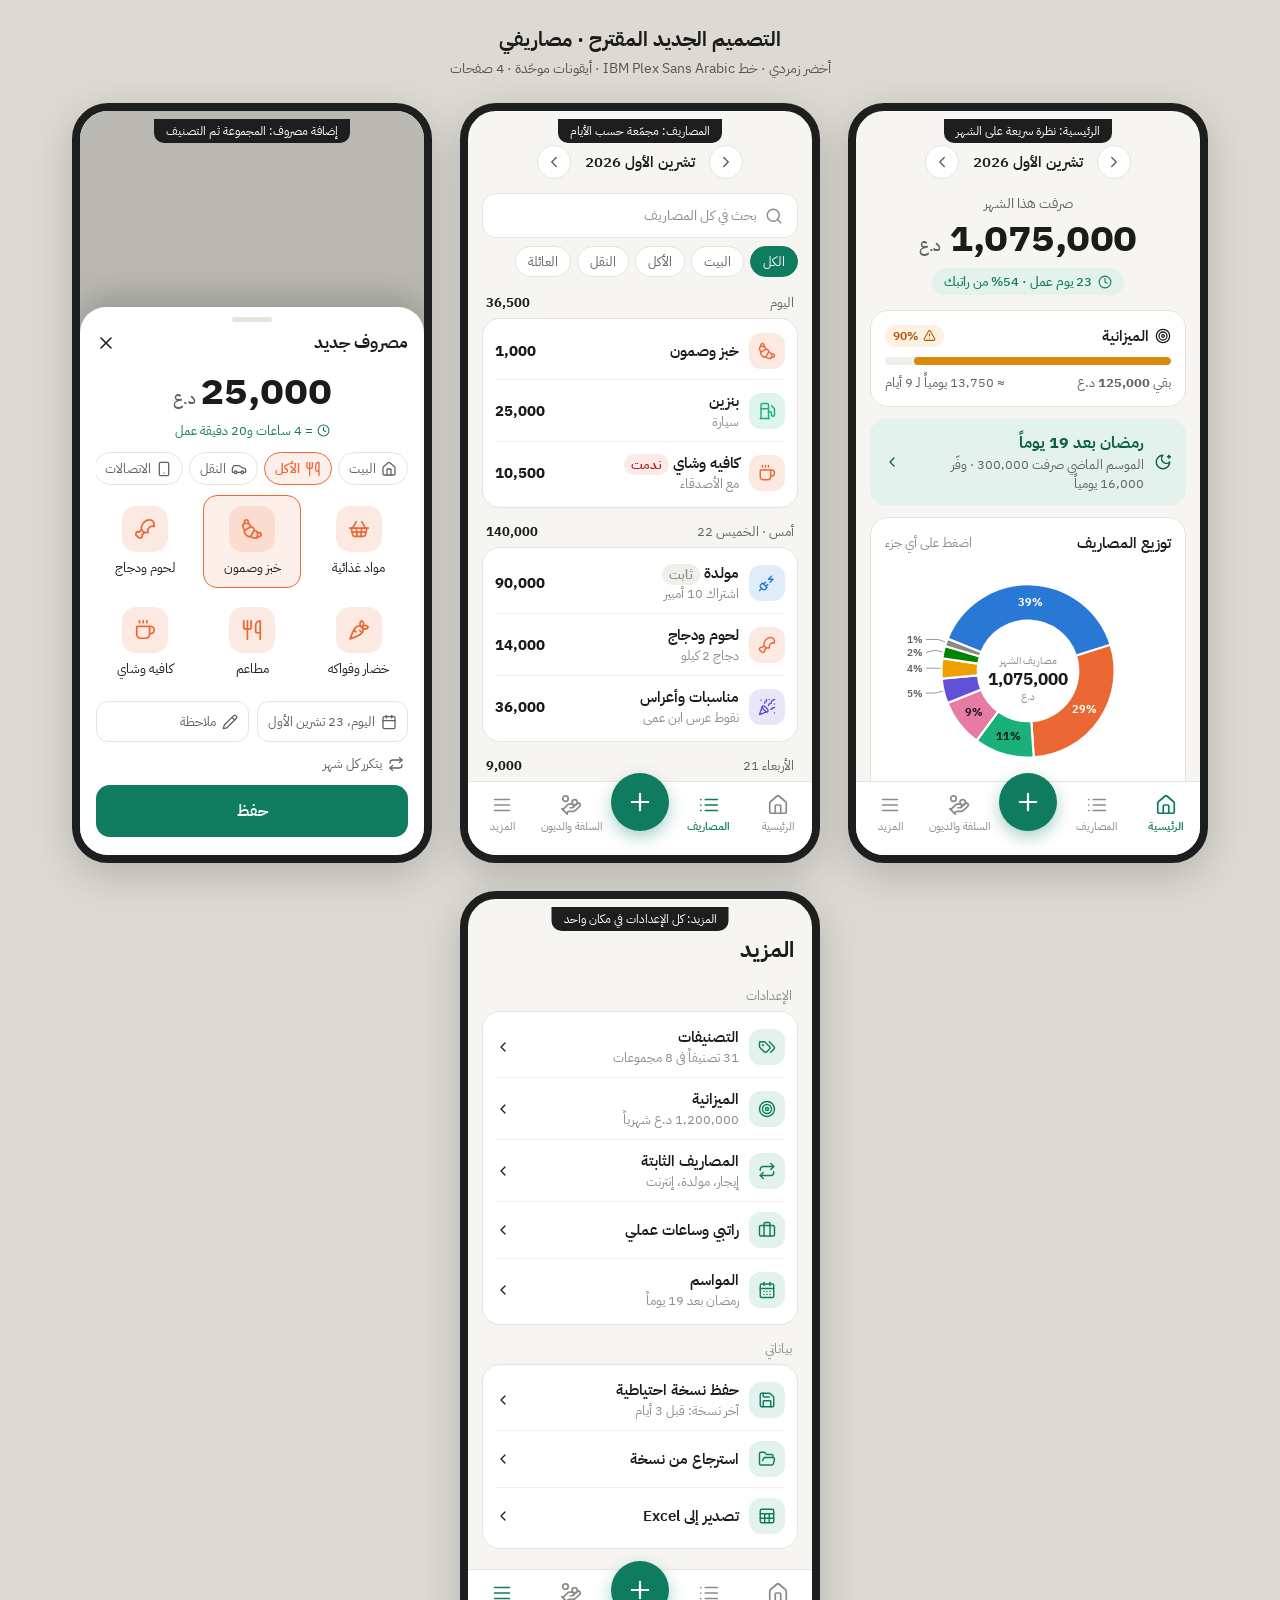
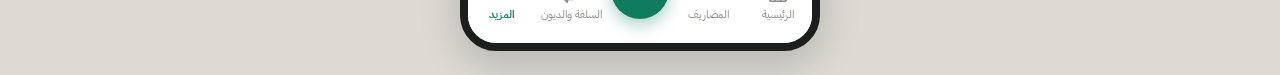
<file: design/design-preview.html>
<!DOCTYPE html><html lang="ar" dir="rtl"><head><meta charset="utf-8"><meta name="viewport" content="width=device-width,initial-scale=1">
<title>التصميم الجديد</title>
<link rel="preconnect" href="https://fonts.googleapis.com"><link rel="preconnect" href="https://fonts.gstatic.com" crossorigin>
<link href="https://fonts.googleapis.com/css2?family=IBM+Plex+Sans+Arabic:wght@400;500;600;700&display=swap" rel="stylesheet">
<style>
:root{--bg:#f6f5f1;--surface:#fff;--surface-2:#f0efe9;--text:#1a1c1a;--text-2:#5f625d;--muted:#8b8d87;--border:#e6e4dd;
--primary:#0f7b5f;--primary-strong:#0b5e48;--primary-soft:#e3f2ec;--warn:#b45309;--warn-soft:#fdf1e2;--bad:#b91c1c;--bad-soft:#fbeaea}
*{box-sizing:border-box} body{margin:0;background:#dcdad3;font-family:"IBM Plex Sans Arabic",system-ui,sans-serif;color:var(--text);padding:24px 16px}
h1{text-align:center;font-size:20px;margin:0 0 4px} .intro{text-align:center;color:#555;margin:0 0 24px;font-size:14px}
.grid{display:flex;flex-wrap:wrap;gap:28px;justify-content:center}
.phone{width:360px;max-width:100%;height:760px;background:var(--bg);border-radius:36px;position:relative;overflow:hidden;box-shadow:0 12px 40px rgba(0,0,0,.18);border:8px solid #1d1f1e}
.screen{height:100%;overflow:hidden;padding:0 14px 90px} .screen.dim{background:var(--bg)}
.cap{position:absolute;top:8px;left:50%;transform:translateX(-50%);background:#1d1f1e;color:#fff;font-size:12px;padding:3px 12px;border-radius:0 0 10px 10px;white-space:nowrap;z-index:5}
.top{padding:34px 4px 14px;text-align:center} .top.slim{padding-bottom:6px}
.month{display:flex;align-items:center;justify-content:center;gap:14px;font-weight:600;font-size:15px}
.mbtn{width:34px;height:34px;border-radius:50%;border:1px solid var(--border);background:var(--surface);display:grid;place-items:center;color:var(--text-2)}
.hero-label{margin-top:14px;color:var(--text-2);font-size:14px} .hero{font-size:40px;font-weight:700;letter-spacing:-.5px;line-height:1.2} .hero small{font-size:16px;font-weight:500;color:var(--text-2)}
.hero-sub{display:inline-flex;gap:6px;align-items:center;color:var(--primary);background:var(--primary-soft);padding:4px 12px;border-radius:999px;font-size:13px;font-weight:500;margin-top:6px}
.card{background:var(--surface);border:1px solid var(--border);border-radius:18px;padding:14px;margin-bottom:12px}
.row{display:flex;justify-content:space-between;align-items:center;gap:8px} .t{font-weight:600;font-size:15px;display:inline-flex;gap:6px;align-items:center}
.small{font-size:12.5px;color:var(--text-2)} .muted{color:var(--muted)}
.meter{height:8px;background:var(--surface-2);border-radius:99px;margin:10px 0 8px;overflow:hidden} .meter i{display:block;height:100%;background:#d98a0b;border-radius:99px}
.warnchip{display:inline-flex;gap:4px;align-items:center;background:var(--warn-soft);color:var(--warn);font-size:12px;font-weight:600;padding:2px 8px;border-radius:99px}
.alert{display:flex;gap:10px;align-items:center;background:var(--primary-soft);color:var(--primary-strong);border-radius:16px;padding:12px 14px;margin-bottom:12px} .alert div{flex:1;display:flex;flex-direction:column} .alert span{font-size:12.5px;color:var(--text-2)}
.pie{direction:ltr;width:100%;max-width:260px;display:block;margin:6px auto 4px}
.pl{font-size:13px;font-weight:700;text-anchor:middle;dominant-baseline:central;font-family:inherit} .po{font-size:11.5px;font-weight:600;fill:var(--text-2);dominant-baseline:central;font-family:inherit}
.pc1{font-size:11px;fill:var(--muted);text-anchor:middle;font-family:inherit} .pc2{font-size:20px;font-weight:700;fill:var(--text);text-anchor:middle;font-family:inherit} .pc3{font-size:11px;fill:var(--muted);text-anchor:middle;font-family:inherit}
.legend{list-style:none;padding:0;margin:4px 0 0;display:grid;grid-template-columns:1fr 1fr;gap:6px 14px} .legend li{display:flex;align-items:center;gap:6px;font-size:13px} .legend .ln{flex:1;color:var(--text-2);white-space:nowrap;overflow:hidden;text-overflow:ellipsis} .legend b{font-weight:600}
.dot{width:10px;height:10px;border-radius:3px;flex-shrink:0}
.quick{display:grid;grid-template-columns:1fr 1fr;gap:8px;margin-top:10px} .quick button{all:unset;display:flex;gap:8px;align-items:center;border:1px solid var(--border);border-radius:14px;padding:8px 10px} .quick span{display:flex;flex-direction:column;font-size:13px} .quick b{font-size:13px;color:var(--primary)}
.ci{width:36px;height:36px;border-radius:12px;display:grid;place-items:center;color:var(--c);background:color-mix(in srgb,var(--c) 14%,transparent);flex-shrink:0} .ci.big{width:46px;height:46px;border-radius:14px}
.nav{position:absolute;bottom:0;left:0;right:0;height:74px;background:var(--surface);border-top:1px solid var(--border);display:grid;grid-template-columns:repeat(5,1fr);align-items:center;padding-bottom:8px}
.nav a{display:flex;flex-direction:column;align-items:center;gap:2px;font-size:11px;color:var(--muted)} .nav a.on{color:var(--primary);font-weight:600}
.nav a.plus{width:58px;height:58px;margin:-26px auto 0;border-radius:50%;background:var(--primary);color:#fff;display:grid;place-items:center;box-shadow:0 6px 16px rgba(15,123,95,.35)}
.search{display:flex;gap:8px;align-items:center;background:var(--surface);border:1px solid var(--border);border-radius:14px;padding:11px 14px;color:var(--muted);font-size:14px;margin:8px 0}
.chips{display:flex;gap:6px;overflow:hidden;margin-bottom:6px} .chip{padding:5px 12px;border-radius:99px;background:var(--surface);border:1px solid var(--border);font-size:13px;white-space:nowrap;color:var(--text-2)} .chip.on{background:var(--primary);color:#fff;border-color:var(--primary)}
.day{display:flex;justify-content:space-between;font-size:13px;color:var(--text-2);padding:10px 4px 6px} .day b{color:var(--text)}
.list{list-style:none;margin:0 0 4px;padding:4px 12px} .list li{display:flex;align-items:center;gap:10px;padding:10px 0;border-bottom:1px solid var(--surface-2)} .list li:last-child{border-bottom:0}
.li{flex:1;display:flex;flex-direction:column;min-width:0} .li b{font-size:14.5px;font-weight:600} .li span{font-size:12.5px;color:var(--muted);white-space:nowrap;overflow:hidden;text-overflow:ellipsis} .la{font-weight:700;font-size:15px}
.tag{font-size:10.5px;font-weight:600;background:var(--surface-2);color:var(--text-2);padding:1px 7px;border-radius:99px;vertical-align:middle} .tag.bad{background:var(--bad-soft);color:var(--bad)}
.sheet{position:absolute;bottom:0;left:0;right:0;background:var(--surface);border-radius:26px 26px 0 0;padding:10px 16px 18px;box-shadow:0 -10px 30px rgba(0,0,0,.18)} .phone:has(.sheet) .screen{background:#b9b8b2}
.grab{width:40px;height:5px;border-radius:9px;background:var(--border);margin:0 auto 8px} .st{font-size:17px}
.amount{text-align:center;font-size:40px;font-weight:700;margin-top:6px} .amount small{font-size:16px;color:var(--text-2);margin-right:4px;font-weight:500}
.hours{text-align:center;font-size:12.5px;color:var(--primary);display:flex;gap:4px;justify-content:center;align-items:center;margin-bottom:12px}
.gtabs{display:flex;gap:6px;overflow:hidden;margin-bottom:10px} .gt{display:inline-flex;gap:5px;align-items:center;white-space:nowrap;padding:6px 10px;border-radius:99px;font-size:12.5px;border:1px solid var(--border);color:var(--text-2)} .gt.on{border-color:var(--c);color:var(--c);background:color-mix(in srgb,var(--c) 10%,transparent);font-weight:600}
.cgrid{display:grid;grid-template-columns:repeat(3,1fr);gap:8px} .cg{all:unset;display:flex;flex-direction:column;align-items:center;gap:6px;padding:10px 4px;border-radius:14px;border:1.5px solid transparent;font-size:12.5px;text-align:center} .cg.on{border-color:#eb6834;background:#fdf0ea}
.frow{display:flex;gap:8px;margin-top:12px} .fld{display:flex;gap:6px;align-items:center;font-size:13px;border:1px solid var(--border);border-radius:12px;padding:10px;color:var(--text-2)} .fld.grow{flex:1}
.rep{display:flex;gap:6px;align-items:center;font-size:13px;color:var(--text-2);margin:12px 4px}
.save{all:unset;display:block;text-align:center;background:var(--primary);color:#fff;font-weight:600;padding:14px;border-radius:14px;width:100%;box-sizing:border-box}
.ptitle{font-size:22px;font-weight:700;text-align:right} .sec{font-size:13px;color:var(--muted);margin:14px 6px 6px}
.mi{width:36px;height:36px;border-radius:12px;display:grid;place-items:center;background:var(--primary-soft);color:var(--primary)}
</style></head><body>
<h1>التصميم الجديد المقترح · مصاريفي</h1><p class="intro">أخضر زمردي · خط IBM Plex Sans Arabic · أيقونات موحّدة · 4 صفحات</p>
<div class="grid">
<div class="phone"><div class="screen">
 <div class="top">
  <div class="month"><button class="mbtn"><svg class="ic" width="18" height="18" viewBox="0 0 24 24" fill="none" stroke="currentColor" stroke-width="1.9" stroke-linecap="round" stroke-linejoin="round" aria-hidden="true"><path d="m9 18 6-6-6-6" /></svg></button><span>تشرين الأول 2026</span><button class="mbtn"><svg class="ic" width="18" height="18" viewBox="0 0 24 24" fill="none" stroke="currentColor" stroke-width="1.9" stroke-linecap="round" stroke-linejoin="round" aria-hidden="true"><path d="m15 18-6-6 6-6" /></svg></button></div>
  <div class="hero-label">صرفت هذا الشهر</div>
  <div class="hero">1,075,000 <small>د.ع</small></div>
  <div class="hero-sub"><svg class="ic" width="14" height="14" viewBox="0 0 24 24" fill="none" stroke="currentColor" stroke-width="1.9" stroke-linecap="round" stroke-linejoin="round" aria-hidden="true"><circle cx="12" cy="12" r="10" />
  <polyline points="12 6 12 12 16 14" /></svg> 23 يوم عمل · 54% من راتبك</div>
 </div>
 <div class="card budget">
  <div class="row"><span class="t"><svg class="ic" width="16" height="16" viewBox="0 0 24 24" fill="none" stroke="currentColor" stroke-width="1.9" stroke-linecap="round" stroke-linejoin="round" aria-hidden="true"><circle cx="12" cy="12" r="10" />
  <circle cx="12" cy="12" r="6" />
  <circle cx="12" cy="12" r="2" /></svg> الميزانية</span><span class="warnchip"><svg class="ic" width="13" height="13" viewBox="0 0 24 24" fill="none" stroke="currentColor" stroke-width="1.9" stroke-linecap="round" stroke-linejoin="round" aria-hidden="true"><path d="m21.73 18-8-14a2 2 0 0 0-3.48 0l-8 14A2 2 0 0 0 4 21h16a2 2 0 0 0 1.73-3" />
  <path d="M12 9v4" />
  <path d="M12 17h.01" /></svg> 90%</span></div>
  <div class="meter"><i style="width:90%"></i></div>
  <div class="row small"><span>بقي <b>125,000</b> د.ع</span><span>≈ 13,750 يومياً لـ 9 أيام</span></div>
 </div>
 <div class="alert"><svg class="ic" width="18" height="18" viewBox="0 0 24 24" fill="none" stroke="currentColor" stroke-width="1.9" stroke-linecap="round" stroke-linejoin="round" aria-hidden="true"><path d="M12 3a6 6 0 0 0 9 9 9 9 0 1 1-9-9" />
  <path d="M20 3v4" />
  <path d="M22 5h-4" /></svg><div><b>رمضان بعد 19 يوماً</b><span>الموسم الماضي صرفت 300,000 · وفّر 16,000 يومياً</span></div><svg class="ic" width="16" height="16" viewBox="0 0 24 24" fill="none" stroke="currentColor" stroke-width="1.9" stroke-linecap="round" stroke-linejoin="round" aria-hidden="true"><path d="m15 18-6-6 6-6" /></svg></div>
 <div class="card">
  <div class="row"><span class="t">توزيع المصاريف</span><span class="muted small">اضغط على أي جزء</span></div>
  <svg viewBox="-150 -128 300 256" class="pie"><path d="M-92.9 -37.1 A100 100 0 0 1 95.3 -30.2 L55.3 -17.5 A58 58 0 0 0 -53.9 -21.5Z" fill="#2a78d6" stroke="var(--surface)" stroke-width="2.5"/><path d="M95.3 -30.2 A100 100 0 0 1 6.6 99.8 L3.8 57.9 A58 58 0 0 0 55.3 -17.5Z" fill="#eb6834" stroke="var(--surface)" stroke-width="2.5"/><path d="M6.6 99.8 A100 100 0 0 1 -59.4 80.5 L-34.4 46.7 A58 58 0 0 0 3.8 57.9Z" fill="#1baf7a" stroke="var(--surface)" stroke-width="2.5"/><path d="M-59.4 80.5 A100 100 0 0 1 -92.9 37.1 L-53.9 21.5 A58 58 0 0 0 -34.4 46.7Z" fill="#e87ba4" stroke="var(--surface)" stroke-width="2.5"/><path d="M-92.9 37.1 A100 100 0 0 1 -99.6 8.8 L-57.8 5.1 A58 58 0 0 0 -53.9 21.5Z" fill="#6250d6" stroke="var(--surface)" stroke-width="2.5"/><path d="M-99.6 8.8 A100 100 0 0 1 -98.9 -14.6 L-57.4 -8.4 A58 58 0 0 0 -57.8 5.1Z" fill="#eda100" stroke="var(--surface)" stroke-width="2.5"/><path d="M-98.9 -14.6 A100 100 0 0 1 -95.8 -28.8 L-55.5 -16.7 A58 58 0 0 0 -57.4 -8.4Z" fill="#008300" stroke="var(--surface)" stroke-width="2.5"/><path d="M-95.8 -28.8 A100 100 0 0 1 -92.9 -37.1 L-53.9 -21.5 A58 58 0 0 0 -55.5 -16.7Z" fill="#8a8984" stroke="var(--surface)" stroke-width="2.5"/><text x="2.9" y="-78.9" fill="#fff" class="pl">39%</text><text x="65.2" y="44.5" fill="#fff" class="pl">29%</text><text x="-22.2" y="75.8" fill="#1a1c1a" class="pl">11%</text><text x="-62.5" y="48.3" fill="#1a1c1a" class="pl">9%</text><polyline points="-95.3,-33.3 -103.8,-36.3 -118.0,-36.3" fill="none" stroke="var(--muted)" stroke-width="1"/><text x="-121.0" y="-36.3" text-anchor="end" class="po">1%</text><polyline points="-98.6,-22.0 -107.4,-23.9 -118.0,-21.3" fill="none" stroke="var(--muted)" stroke-width="1"/><text x="-121.0" y="-21.3" text-anchor="end" class="po">2%</text><polyline points="-101.0,-3.0 -110.0,-3.2 -118.0,-3.2" fill="none" stroke="var(--muted)" stroke-width="1"/><text x="-121.0" y="-3.2" text-anchor="end" class="po">4%</text><polyline points="-98.3,23.4 -107.0,25.5 -118.0,25.5" fill="none" stroke="var(--muted)" stroke-width="1"/><text x="-121.0" y="25.5" text-anchor="end" class="po">5%</text>
<text y="-8" class="pc1">مصاريف الشهر</text><text y="16" class="pc2">1,075,000</text><text y="34" class="pc3">د.ع</text></svg>
  <ul class="legend"><li><span class="dot" style="background:#2a78d6"></span><span class="ln">البيت</span><b>420,000</b></li><li><span class="dot" style="background:#eb6834"></span><span class="ln">الأكل</span><b>310,000</b></li><li><span class="dot" style="background:#1baf7a"></span><span class="ln">النقل</span><b>120,000</b></li><li><span class="dot" style="background:#e87ba4"></span><span class="ln">العائلة</span><b>95,000</b></li><li><span class="dot" style="background:#6250d6"></span><span class="ln">الواجبات الاجتماعية</span><b>50,000</b></li><li><span class="dot" style="background:#eda100"></span><span class="ln">الاتصالات</span><b>40,000</b></li><li><span class="dot" style="background:#008300"></span><span class="ln">الصحة</span><b>25,000</b></li><li><span class="dot" style="background:#8a8984"></span><span class="ln">أخرى</span><b>15,000</b></li></ul>
 </div>
 <div class="card">
  <div class="t">إضافة سريعة</div>
  <div class="quick">
   <button><span class="ci" style="--c:#eb6834"><svg class="ic" width="16" height="16" viewBox="0 0 24 24" fill="none" stroke="currentColor" stroke-width="1.9" stroke-linecap="round" stroke-linejoin="round" aria-hidden="true"><path d="m4.6 13.11 5.79-3.21c1.89-1.05 4.79 1.78 3.71 3.71l-3.22 5.81C8.8 23.16.79 15.23 4.6 13.11Z" />
  <path d="m10.5 9.5-1-2.29C9.2 6.48 8.8 6 8 6H4.5C2.79 6 2 6.5 2 8.5a7.71 7.71 0 0 0 2 4.83" />
  <path d="M8 6c0-1.55.24-4-2-4-2 0-2.5 2.17-2.5 4" />
  <path d="m14.5 13.5 2.29 1c.73.3 1.21.7 1.21 1.5v3.5c0 1.71-.5 2.5-2.5 2.5a7.71 7.71 0 0 1-4.83-2" />
  <path d="M18 16c1.55 0 4-.24 4 2 0 2-2.17 2.5-4 2.5" /></svg></span><span>صمون<b>1,000</b></span></button>
   <button><span class="ci" style="--c:#eb6834"><svg class="ic" width="16" height="16" viewBox="0 0 24 24" fill="none" stroke="currentColor" stroke-width="1.9" stroke-linecap="round" stroke-linejoin="round" aria-hidden="true"><path d="M10 2v2" />
  <path d="M14 2v2" />
  <path d="M16 8a1 1 0 0 1 1 1v8a4 4 0 0 1-4 4H7a4 4 0 0 1-4-4V9a1 1 0 0 1 1-1h14a4 4 0 1 1 0 8h-1" />
  <path d="M6 2v2" /></svg></span><span>شاي<b>500</b></span></button>
   <button><span class="ci" style="--c:#1baf7a"><svg class="ic" width="16" height="16" viewBox="0 0 24 24" fill="none" stroke="currentColor" stroke-width="1.9" stroke-linecap="round" stroke-linejoin="round" aria-hidden="true"><line x1="3" x2="15" y1="22" y2="22" />
  <line x1="4" x2="14" y1="9" y2="9" />
  <path d="M14 22V4a2 2 0 0 0-2-2H6a2 2 0 0 0-2 2v18" />
  <path d="M14 13h2a2 2 0 0 1 2 2v2a2 2 0 0 0 2 2a2 2 0 0 0 2-2V9.83a2 2 0 0 0-.59-1.42L18 5" /></svg></span><span>بنزين<b>25,000</b></span></button>
   <button><span class="ci" style="--c:#eda100"><svg class="ic" width="16" height="16" viewBox="0 0 24 24" fill="none" stroke="currentColor" stroke-width="1.9" stroke-linecap="round" stroke-linejoin="round" aria-hidden="true"><rect width="14" height="20" x="5" y="2" rx="2" ry="2" />
  <path d="M12 18h.01" /></svg></span><span>كارت آسيا<b>10,000</b></span></button>
  </div>
 </div>
</div>
 <nav class="nav"><a class="on"><svg class="ic" width="22" height="22" viewBox="0 0 24 24" fill="none" stroke="currentColor" stroke-width="1.9" stroke-linecap="round" stroke-linejoin="round" aria-hidden="true"><path d="M15 21v-8a1 1 0 0 0-1-1h-4a1 1 0 0 0-1 1v8" />
  <path d="M3 10a2 2 0 0 1 .709-1.528l7-5.999a2 2 0 0 1 2.582 0l7 5.999A2 2 0 0 1 21 10v9a2 2 0 0 1-2 2H5a2 2 0 0 1-2-2z" /></svg><span>الرئيسية</span></a><a><svg class="ic" width="22" height="22" viewBox="0 0 24 24" fill="none" stroke="currentColor" stroke-width="1.9" stroke-linecap="round" stroke-linejoin="round" aria-hidden="true"><path d="M3 12h.01" />
  <path d="M3 18h.01" />
  <path d="M3 6h.01" />
  <path d="M8 12h13" />
  <path d="M8 18h13" />
  <path d="M8 6h13" /></svg><span>المصاريف</span></a><a class="plus"><svg class="ic" width="28" height="28" viewBox="0 0 24 24" fill="none" stroke="currentColor" stroke-width="1.9" stroke-linecap="round" stroke-linejoin="round" aria-hidden="true"><path d="M5 12h14" />
  <path d="M12 5v14" /></svg></a><a><svg class="ic" width="22" height="22" viewBox="0 0 24 24" fill="none" stroke="currentColor" stroke-width="1.9" stroke-linecap="round" stroke-linejoin="round" aria-hidden="true"><path d="M11 15h2a2 2 0 1 0 0-4h-3c-.6 0-1.1.2-1.4.6L3 17" />
  <path d="m7 21 1.6-1.4c.3-.4.8-.6 1.4-.6h4c1.1 0 2.1-.4 2.8-1.2l4.6-4.4a2 2 0 0 0-2.75-2.91l-4.2 3.9" />
  <path d="m2 16 6 6" />
  <circle cx="16" cy="9" r="2.9" />
  <circle cx="6" cy="5" r="3" /></svg><span>السلفة والديون</span></a><a><svg class="ic" width="22" height="22" viewBox="0 0 24 24" fill="none" stroke="currentColor" stroke-width="1.9" stroke-linecap="round" stroke-linejoin="round" aria-hidden="true"><line x1="4" x2="20" y1="12" y2="12" />
  <line x1="4" x2="20" y1="6" y2="6" />
  <line x1="4" x2="20" y1="18" y2="18" /></svg><span>المزيد</span></a></nav>
 <div class="cap">الرئيسية: نظرة سريعة على الشهر</div>
</div>
<div class="phone"><div class="screen">
 <div class="top slim">
  <div class="month"><button class="mbtn"><svg class="ic" width="18" height="18" viewBox="0 0 24 24" fill="none" stroke="currentColor" stroke-width="1.9" stroke-linecap="round" stroke-linejoin="round" aria-hidden="true"><path d="m9 18 6-6-6-6" /></svg></button><span>تشرين الأول 2026</span><button class="mbtn"><svg class="ic" width="18" height="18" viewBox="0 0 24 24" fill="none" stroke="currentColor" stroke-width="1.9" stroke-linecap="round" stroke-linejoin="round" aria-hidden="true"><path d="m15 18-6-6 6-6" /></svg></button></div>
 </div>
 <div class="search"><svg class="ic" width="18" height="18" viewBox="0 0 24 24" fill="none" stroke="currentColor" stroke-width="1.9" stroke-linecap="round" stroke-linejoin="round" aria-hidden="true"><circle cx="11" cy="11" r="8" />
  <path d="m21 21-4.3-4.3" /></svg><span>بحث في كل المصاريف</span></div>
 <div class="chips"><span class="chip on">الكل</span><span class="chip">البيت</span><span class="chip">الأكل</span><span class="chip">النقل</span><span class="chip">العائلة</span></div>
 <div class="day"><span>اليوم</span><b>36,500</b></div>
 <ul class="list card">
  <li><span class="ci" style="--c:#eb6834"><svg class="ic" width="18" height="18" viewBox="0 0 24 24" fill="none" stroke="currentColor" stroke-width="1.9" stroke-linecap="round" stroke-linejoin="round" aria-hidden="true"><path d="m4.6 13.11 5.79-3.21c1.89-1.05 4.79 1.78 3.71 3.71l-3.22 5.81C8.8 23.16.79 15.23 4.6 13.11Z" />
  <path d="m10.5 9.5-1-2.29C9.2 6.48 8.8 6 8 6H4.5C2.79 6 2 6.5 2 8.5a7.71 7.71 0 0 0 2 4.83" />
  <path d="M8 6c0-1.55.24-4-2-4-2 0-2.5 2.17-2.5 4" />
  <path d="m14.5 13.5 2.29 1c.73.3 1.21.7 1.21 1.5v3.5c0 1.71-.5 2.5-2.5 2.5a7.71 7.71 0 0 1-4.83-2" />
  <path d="M18 16c1.55 0 4-.24 4 2 0 2-2.17 2.5-4 2.5" /></svg></span><div class="li"><b>خبز وصمون</b><span></span></div><div class="la">1,000</div></li>
  <li><span class="ci" style="--c:#1baf7a"><svg class="ic" width="18" height="18" viewBox="0 0 24 24" fill="none" stroke="currentColor" stroke-width="1.9" stroke-linecap="round" stroke-linejoin="round" aria-hidden="true"><line x1="3" x2="15" y1="22" y2="22" />
  <line x1="4" x2="14" y1="9" y2="9" />
  <path d="M14 22V4a2 2 0 0 0-2-2H6a2 2 0 0 0-2 2v18" />
  <path d="M14 13h2a2 2 0 0 1 2 2v2a2 2 0 0 0 2 2a2 2 0 0 0 2-2V9.83a2 2 0 0 0-.59-1.42L18 5" /></svg></span><div class="li"><b>بنزين</b><span>سيارة</span></div><div class="la">25,000</div></li>
  <li><span class="ci" style="--c:#eb6834"><svg class="ic" width="18" height="18" viewBox="0 0 24 24" fill="none" stroke="currentColor" stroke-width="1.9" stroke-linecap="round" stroke-linejoin="round" aria-hidden="true"><path d="M10 2v2" />
  <path d="M14 2v2" />
  <path d="M16 8a1 1 0 0 1 1 1v8a4 4 0 0 1-4 4H7a4 4 0 0 1-4-4V9a1 1 0 0 1 1-1h14a4 4 0 1 1 0 8h-1" />
  <path d="M6 2v2" /></svg></span><div class="li"><b>كافيه وشاي <span class="tag bad">ندمت</span></b><span>مع الأصدقاء</span></div><div class="la">10,500</div></li>
 </ul>
 <div class="day"><span>أمس · الخميس 22</span><b>140,000</b></div>
 <ul class="list card">
  <li><span class="ci" style="--c:#2a78d6"><svg class="ic" width="18" height="18" viewBox="0 0 24 24" fill="none" stroke="currentColor" stroke-width="1.9" stroke-linecap="round" stroke-linejoin="round" aria-hidden="true"><path d="M6.3 20.3a2.4 2.4 0 0 0 3.4 0L12 18l-6-6-2.3 2.3a2.4 2.4 0 0 0 0 3.4Z" />
  <path d="m2 22 3-3" />
  <path d="M7.5 13.5 10 11" />
  <path d="M10.5 16.5 13 14" />
  <path d="m18 3-4 4h6l-4 4" /></svg></span><div class="li"><b>مولدة <span class="tag">ثابت</span></b><span>اشتراك 10 أمبير</span></div><div class="la">90,000</div></li>
  <li><span class="ci" style="--c:#eb6834"><svg class="ic" width="18" height="18" viewBox="0 0 24 24" fill="none" stroke="currentColor" stroke-width="1.9" stroke-linecap="round" stroke-linejoin="round" aria-hidden="true"><path d="M15.4 15.63a7.875 6 135 1 1 6.23-6.23 4.5 3.43 135 0 0-6.23 6.23" />
  <path d="m8.29 12.71-2.6 2.6a2.5 2.5 0 1 0-1.65 4.65A2.5 2.5 0 1 0 8.7 18.3l2.59-2.59" /></svg></span><div class="li"><b>لحوم ودجاج</b><span>دجاج 2 كيلو</span></div><div class="la">14,000</div></li>
  <li><span class="ci" style="--c:#6250d6"><svg class="ic" width="18" height="18" viewBox="0 0 24 24" fill="none" stroke="currentColor" stroke-width="1.9" stroke-linecap="round" stroke-linejoin="round" aria-hidden="true"><path d="M5.8 11.3 2 22l10.7-3.79" />
  <path d="M4 3h.01" />
  <path d="M22 8h.01" />
  <path d="M15 2h.01" />
  <path d="M22 20h.01" />
  <path d="m22 2-2.24.75a2.9 2.9 0 0 0-1.96 3.12c.1.86-.57 1.63-1.45 1.63h-.38c-.86 0-1.6.6-1.76 1.44L14 10" />
  <path d="m22 13-.82-.33c-.86-.34-1.82.2-1.98 1.11c-.11.7-.72 1.22-1.43 1.22H17" />
  <path d="m11 2 .33.82c.34.86-.2 1.82-1.11 1.98C9.52 4.9 9 5.52 9 6.23V7" />
  <path d="M11 13c1.93 1.93 2.83 4.17 2 5-.83.83-3.07-.07-5-2-1.93-1.93-2.83-4.17-2-5 .83-.83 3.07.07 5 2Z" /></svg></span><div class="li"><b>مناسبات وأعراس</b><span>نقوط عرس ابن عمي</span></div><div class="la">36,000</div></li>
 </ul>
 <div class="day"><span>الأربعاء 21</span><b>9,000</b></div>
 <ul class="list card">
  <li><span class="ci" style="--c:#008300"><svg class="ic" width="18" height="18" viewBox="0 0 24 24" fill="none" stroke="currentColor" stroke-width="1.9" stroke-linecap="round" stroke-linejoin="round" aria-hidden="true"><path d="m10.5 20.5 10-10a4.95 4.95 0 1 0-7-7l-10 10a4.95 4.95 0 1 0 7 7Z" />
  <path d="m8.5 8.5 7 7" /></svg></span><div class="li"><b>صيدلية</b><span></span></div><div class="la">9,000</div></li>
 </ul>
</div>
 <nav class="nav"><a><svg class="ic" width="22" height="22" viewBox="0 0 24 24" fill="none" stroke="currentColor" stroke-width="1.9" stroke-linecap="round" stroke-linejoin="round" aria-hidden="true"><path d="M15 21v-8a1 1 0 0 0-1-1h-4a1 1 0 0 0-1 1v8" />
  <path d="M3 10a2 2 0 0 1 .709-1.528l7-5.999a2 2 0 0 1 2.582 0l7 5.999A2 2 0 0 1 21 10v9a2 2 0 0 1-2 2H5a2 2 0 0 1-2-2z" /></svg><span>الرئيسية</span></a><a class="on"><svg class="ic" width="22" height="22" viewBox="0 0 24 24" fill="none" stroke="currentColor" stroke-width="1.9" stroke-linecap="round" stroke-linejoin="round" aria-hidden="true"><path d="M3 12h.01" />
  <path d="M3 18h.01" />
  <path d="M3 6h.01" />
  <path d="M8 12h13" />
  <path d="M8 18h13" />
  <path d="M8 6h13" /></svg><span>المصاريف</span></a><a class="plus"><svg class="ic" width="28" height="28" viewBox="0 0 24 24" fill="none" stroke="currentColor" stroke-width="1.9" stroke-linecap="round" stroke-linejoin="round" aria-hidden="true"><path d="M5 12h14" />
  <path d="M12 5v14" /></svg></a><a><svg class="ic" width="22" height="22" viewBox="0 0 24 24" fill="none" stroke="currentColor" stroke-width="1.9" stroke-linecap="round" stroke-linejoin="round" aria-hidden="true"><path d="M11 15h2a2 2 0 1 0 0-4h-3c-.6 0-1.1.2-1.4.6L3 17" />
  <path d="m7 21 1.6-1.4c.3-.4.8-.6 1.4-.6h4c1.1 0 2.1-.4 2.8-1.2l4.6-4.4a2 2 0 0 0-2.75-2.91l-4.2 3.9" />
  <path d="m2 16 6 6" />
  <circle cx="16" cy="9" r="2.9" />
  <circle cx="6" cy="5" r="3" /></svg><span>السلفة والديون</span></a><a><svg class="ic" width="22" height="22" viewBox="0 0 24 24" fill="none" stroke="currentColor" stroke-width="1.9" stroke-linecap="round" stroke-linejoin="round" aria-hidden="true"><line x1="4" x2="20" y1="12" y2="12" />
  <line x1="4" x2="20" y1="6" y2="6" />
  <line x1="4" x2="20" y1="18" y2="18" /></svg><span>المزيد</span></a></nav>
 <div class="cap">المصاريف: مجمّعة حسب الأيام</div>
</div>
<div class="phone"><div class="screen dim"></div>
 <div class="sheet">
  <div class="grab"></div>
  <div class="row"><b class="st">مصروف جديد</b><svg class="ic" width="20" height="20" viewBox="0 0 24 24" fill="none" stroke="currentColor" stroke-width="1.9" stroke-linecap="round" stroke-linejoin="round" aria-hidden="true"><path d="M18 6 6 18" />
  <path d="m6 6 12 12" /></svg></div>
  <div class="amount">25,000<small>د.ع</small></div>
  <div class="hours"><svg class="ic" width="13" height="13" viewBox="0 0 24 24" fill="none" stroke="currentColor" stroke-width="1.9" stroke-linecap="round" stroke-linejoin="round" aria-hidden="true"><circle cx="12" cy="12" r="10" />
  <polyline points="12 6 12 12 16 14" /></svg> = 4 ساعات و20 دقيقة عمل</div>
  <div class="gtabs"><span class="gt" style="--c:#2a78d6"><svg class="ic" width="16" height="16" viewBox="0 0 24 24" fill="none" stroke="currentColor" stroke-width="1.9" stroke-linecap="round" stroke-linejoin="round" aria-hidden="true"><path d="M15 21v-8a1 1 0 0 0-1-1h-4a1 1 0 0 0-1 1v8" />
  <path d="M3 10a2 2 0 0 1 .709-1.528l7-5.999a2 2 0 0 1 2.582 0l7 5.999A2 2 0 0 1 21 10v9a2 2 0 0 1-2 2H5a2 2 0 0 1-2-2z" /></svg>البيت</span><span class="gt on" style="--c:#eb6834"><svg class="ic" width="16" height="16" viewBox="0 0 24 24" fill="none" stroke="currentColor" stroke-width="1.9" stroke-linecap="round" stroke-linejoin="round" aria-hidden="true"><path d="M3 2v7c0 1.1.9 2 2 2h4a2 2 0 0 0 2-2V2" />
  <path d="M7 2v20" />
  <path d="M21 15V2a5 5 0 0 0-5 5v6c0 1.1.9 2 2 2h3Zm0 0v7" /></svg>الأكل</span><span class="gt" style="--c:#1baf7a"><svg class="ic" width="16" height="16" viewBox="0 0 24 24" fill="none" stroke="currentColor" stroke-width="1.9" stroke-linecap="round" stroke-linejoin="round" aria-hidden="true"><path d="M19 17h2c.6 0 1-.4 1-1v-3c0-.9-.7-1.7-1.5-1.9C18.7 10.6 16 10 16 10s-1.3-1.4-2.2-2.3c-.5-.4-1.1-.7-1.8-.7H5c-.6 0-1.1.4-1.4.9l-1.4 2.9A3.7 3.7 0 0 0 2 12v4c0 .6.4 1 1 1h2" />
  <circle cx="7" cy="17" r="2" />
  <path d="M9 17h6" />
  <circle cx="17" cy="17" r="2" /></svg>النقل</span><span class="gt" style="--c:#eda100"><svg class="ic" width="16" height="16" viewBox="0 0 24 24" fill="none" stroke="currentColor" stroke-width="1.9" stroke-linecap="round" stroke-linejoin="round" aria-hidden="true"><rect width="14" height="20" x="5" y="2" rx="2" ry="2" />
  <path d="M12 18h.01" /></svg>الاتصالات</span><span class="gt" style="--c:#e87ba4"><svg class="ic" width="16" height="16" viewBox="0 0 24 24" fill="none" stroke="currentColor" stroke-width="1.9" stroke-linecap="round" stroke-linejoin="round" aria-hidden="true"><path d="M16 21v-2a4 4 0 0 0-4-4H6a4 4 0 0 0-4 4v2" />
  <circle cx="9" cy="7" r="4" />
  <path d="M22 21v-2a4 4 0 0 0-3-3.87" />
  <path d="M16 3.13a4 4 0 0 1 0 7.75" /></svg>العائلة</span><span class="gt" style="--c:#008300"><svg class="ic" width="16" height="16" viewBox="0 0 24 24" fill="none" stroke="currentColor" stroke-width="1.9" stroke-linecap="round" stroke-linejoin="round" aria-hidden="true"><path d="M11 2v2" />
  <path d="M5 2v2" />
  <path d="M5 3H4a2 2 0 0 0-2 2v4a6 6 0 0 0 12 0V5a2 2 0 0 0-2-2h-1" />
  <path d="M8 15a6 6 0 0 0 12 0v-3" />
  <circle cx="20" cy="10" r="2" /></svg>الصحة</span><span class="gt" style="--c:#6250d6"><svg class="ic" width="16" height="16" viewBox="0 0 24 24" fill="none" stroke="currentColor" stroke-width="1.9" stroke-linecap="round" stroke-linejoin="round" aria-hidden="true"><path d="M19 14c1.49-1.46 3-3.21 3-5.5A5.5 5.5 0 0 0 16.5 3c-1.76 0-3 .5-4.5 2-1.5-1.5-2.74-2-4.5-2A5.5 5.5 0 0 0 2 8.5c0 2.3 1.5 4.05 3 5.5l7 7Z" />
  <path d="M12 5 9.04 7.96a2.17 2.17 0 0 0 0 3.08c.82.82 2.13.85 3 .07l2.07-1.9a2.82 2.82 0 0 1 3.79 0l2.96 2.66" />
  <path d="m18 15-2-2" />
  <path d="m15 18-2-2" /></svg>الواجبات الاجتماعية</span><span class="gt" style="--c:#8a8984"><svg class="ic" width="16" height="16" viewBox="0 0 24 24" fill="none" stroke="currentColor" stroke-width="1.9" stroke-linecap="round" stroke-linejoin="round" aria-hidden="true"><path d="M11 21.73a2 2 0 0 0 2 0l7-4A2 2 0 0 0 21 16V8a2 2 0 0 0-1-1.73l-7-4a2 2 0 0 0-2 0l-7 4A2 2 0 0 0 3 8v8a2 2 0 0 0 1 1.73z" />
  <path d="M12 22V12" />
  <path d="m3.3 7 7.703 4.734a2 2 0 0 0 1.994 0L20.7 7" />
  <path d="m7.5 4.27 9 5.15" /></svg>أخرى</span></div>
  <div class="cgrid"><button class="cg"><span class="ci big" style="--c:#eb6834"><svg class="ic" width="22" height="22" viewBox="0 0 24 24" fill="none" stroke="currentColor" stroke-width="1.9" stroke-linecap="round" stroke-linejoin="round" aria-hidden="true"><path d="m15 11-1 9" />
  <path d="m19 11-4-7" />
  <path d="M2 11h20" />
  <path d="m3.5 11 1.6 7.4a2 2 0 0 0 2 1.6h9.8a2 2 0 0 0 2-1.6l1.7-7.4" />
  <path d="M4.5 15.5h15" />
  <path d="m5 11 4-7" />
  <path d="m9 11 1 9" /></svg></span><span>مواد غذائية</span></button><button class="cg on"><span class="ci big" style="--c:#eb6834"><svg class="ic" width="22" height="22" viewBox="0 0 24 24" fill="none" stroke="currentColor" stroke-width="1.9" stroke-linecap="round" stroke-linejoin="round" aria-hidden="true"><path d="m4.6 13.11 5.79-3.21c1.89-1.05 4.79 1.78 3.71 3.71l-3.22 5.81C8.8 23.16.79 15.23 4.6 13.11Z" />
  <path d="m10.5 9.5-1-2.29C9.2 6.48 8.8 6 8 6H4.5C2.79 6 2 6.5 2 8.5a7.71 7.71 0 0 0 2 4.83" />
  <path d="M8 6c0-1.55.24-4-2-4-2 0-2.5 2.17-2.5 4" />
  <path d="m14.5 13.5 2.29 1c.73.3 1.21.7 1.21 1.5v3.5c0 1.71-.5 2.5-2.5 2.5a7.71 7.71 0 0 1-4.83-2" />
  <path d="M18 16c1.55 0 4-.24 4 2 0 2-2.17 2.5-4 2.5" /></svg></span><span>خبز وصمون</span></button><button class="cg"><span class="ci big" style="--c:#eb6834"><svg class="ic" width="22" height="22" viewBox="0 0 24 24" fill="none" stroke="currentColor" stroke-width="1.9" stroke-linecap="round" stroke-linejoin="round" aria-hidden="true"><path d="M15.4 15.63a7.875 6 135 1 1 6.23-6.23 4.5 3.43 135 0 0-6.23 6.23" />
  <path d="m8.29 12.71-2.6 2.6a2.5 2.5 0 1 0-1.65 4.65A2.5 2.5 0 1 0 8.7 18.3l2.59-2.59" /></svg></span><span>لحوم ودجاج</span></button><button class="cg"><span class="ci big" style="--c:#eb6834"><svg class="ic" width="22" height="22" viewBox="0 0 24 24" fill="none" stroke="currentColor" stroke-width="1.9" stroke-linecap="round" stroke-linejoin="round" aria-hidden="true"><path d="M2.27 21.7s9.87-3.5 12.73-6.36a4.5 4.5 0 0 0-6.36-6.37C5.77 11.84 2.27 21.7 2.27 21.7zM8.64 14l-2.05-2.04M15.34 15l-2.46-2.46" />
  <path d="M22 9s-1.33-2-3.5-2C16.86 7 15 9 15 9s1.33 2 3.5 2S22 9 22 9z" />
  <path d="M15 2s-2 1.33-2 3.5S15 9 15 9s2-1.84 2-3.5C17 3.33 15 2 15 2z" /></svg></span><span>خضار وفواكه</span></button><button class="cg"><span class="ci big" style="--c:#eb6834"><svg class="ic" width="22" height="22" viewBox="0 0 24 24" fill="none" stroke="currentColor" stroke-width="1.9" stroke-linecap="round" stroke-linejoin="round" aria-hidden="true"><path d="M3 2v7c0 1.1.9 2 2 2h4a2 2 0 0 0 2-2V2" />
  <path d="M7 2v20" />
  <path d="M21 15V2a5 5 0 0 0-5 5v6c0 1.1.9 2 2 2h3Zm0 0v7" /></svg></span><span>مطاعم</span></button><button class="cg"><span class="ci big" style="--c:#eb6834"><svg class="ic" width="22" height="22" viewBox="0 0 24 24" fill="none" stroke="currentColor" stroke-width="1.9" stroke-linecap="round" stroke-linejoin="round" aria-hidden="true"><path d="M10 2v2" />
  <path d="M14 2v2" />
  <path d="M16 8a1 1 0 0 1 1 1v8a4 4 0 0 1-4 4H7a4 4 0 0 1-4-4V9a1 1 0 0 1 1-1h14a4 4 0 1 1 0 8h-1" />
  <path d="M6 2v2" /></svg></span><span>كافيه وشاي</span></button></div>
  <div class="frow"><span class="fld"><svg class="ic" width="16" height="16" viewBox="0 0 24 24" fill="none" stroke="currentColor" stroke-width="1.9" stroke-linecap="round" stroke-linejoin="round" aria-hidden="true"><path d="M8 2v4" />
  <path d="M16 2v4" />
  <rect width="18" height="18" x="3" y="4" rx="2" />
  <path d="M3 10h18" /></svg> اليوم، 23 تشرين الأول</span><span class="fld grow"><svg class="ic" width="16" height="16" viewBox="0 0 24 24" fill="none" stroke="currentColor" stroke-width="1.9" stroke-linecap="round" stroke-linejoin="round" aria-hidden="true"><path d="M21.174 6.812a1 1 0 0 0-3.986-3.987L3.842 16.174a2 2 0 0 0-.5.83l-1.321 4.352a.5.5 0 0 0 .623.622l4.353-1.32a2 2 0 0 0 .83-.497z" />
  <path d="m15 5 4 4" /></svg> ملاحظة</span></div>
  <label class="rep"><svg class="ic" width="16" height="16" viewBox="0 0 24 24" fill="none" stroke="currentColor" stroke-width="1.9" stroke-linecap="round" stroke-linejoin="round" aria-hidden="true"><path d="m17 2 4 4-4 4" />
  <path d="M3 11v-1a4 4 0 0 1 4-4h14" />
  <path d="m7 22-4-4 4-4" />
  <path d="M21 13v1a4 4 0 0 1-4 4H3" /></svg> يتكرر كل شهر</label>
  <button class="save">حفظ</button>
 </div>
 <div class="cap">إضافة مصروف: المجموعة ثم التصنيف</div>
</div>
<div class="phone"><div class="screen">
 <div class="top slim"><div class="ptitle">المزيد</div></div>
 <div class="sec">الإعدادات</div>
 <ul class="list card">
  <li><span class="mi"><svg class="ic" width="18" height="18" viewBox="0 0 24 24" fill="none" stroke="currentColor" stroke-width="1.9" stroke-linecap="round" stroke-linejoin="round" aria-hidden="true"><path d="m15 5 6.3 6.3a2.4 2.4 0 0 1 0 3.4L17 19" />
  <path d="M9.586 5.586A2 2 0 0 0 8.172 5H3a1 1 0 0 0-1 1v5.172a2 2 0 0 0 .586 1.414L8.29 18.29a2.426 2.426 0 0 0 3.42 0l3.58-3.58a2.426 2.426 0 0 0 0-3.42z" />
  <circle cx="6.5" cy="9.5" r=".5" fill="currentColor" /></svg></span><div class="li"><b>التصنيفات</b><span>31 تصنيفاً في 8 مجموعات</span></div><svg class="ic" width="16" height="16" viewBox="0 0 24 24" fill="none" stroke="currentColor" stroke-width="1.9" stroke-linecap="round" stroke-linejoin="round" aria-hidden="true"><path d="m15 18-6-6 6-6" /></svg></li>
  <li><span class="mi"><svg class="ic" width="18" height="18" viewBox="0 0 24 24" fill="none" stroke="currentColor" stroke-width="1.9" stroke-linecap="round" stroke-linejoin="round" aria-hidden="true"><circle cx="12" cy="12" r="10" />
  <circle cx="12" cy="12" r="6" />
  <circle cx="12" cy="12" r="2" /></svg></span><div class="li"><b>الميزانية</b><span>1,200,000 د.ع شهرياً</span></div><svg class="ic" width="16" height="16" viewBox="0 0 24 24" fill="none" stroke="currentColor" stroke-width="1.9" stroke-linecap="round" stroke-linejoin="round" aria-hidden="true"><path d="m15 18-6-6 6-6" /></svg></li>
  <li><span class="mi"><svg class="ic" width="18" height="18" viewBox="0 0 24 24" fill="none" stroke="currentColor" stroke-width="1.9" stroke-linecap="round" stroke-linejoin="round" aria-hidden="true"><path d="m17 2 4 4-4 4" />
  <path d="M3 11v-1a4 4 0 0 1 4-4h14" />
  <path d="m7 22-4-4 4-4" />
  <path d="M21 13v1a4 4 0 0 1-4 4H3" /></svg></span><div class="li"><b>المصاريف الثابتة</b><span>إيجار، مولدة، إنترنت</span></div><svg class="ic" width="16" height="16" viewBox="0 0 24 24" fill="none" stroke="currentColor" stroke-width="1.9" stroke-linecap="round" stroke-linejoin="round" aria-hidden="true"><path d="m15 18-6-6 6-6" /></svg></li>
  <li><span class="mi"><svg class="ic" width="18" height="18" viewBox="0 0 24 24" fill="none" stroke="currentColor" stroke-width="1.9" stroke-linecap="round" stroke-linejoin="round" aria-hidden="true"><path d="M16 20V4a2 2 0 0 0-2-2h-4a2 2 0 0 0-2 2v16" />
  <rect width="20" height="14" x="2" y="6" rx="2" /></svg></span><div class="li"><b>راتبي وساعات عملي</b><span></span></div><svg class="ic" width="16" height="16" viewBox="0 0 24 24" fill="none" stroke="currentColor" stroke-width="1.9" stroke-linecap="round" stroke-linejoin="round" aria-hidden="true"><path d="m15 18-6-6 6-6" /></svg></li>
  <li><span class="mi"><svg class="ic" width="18" height="18" viewBox="0 0 24 24" fill="none" stroke="currentColor" stroke-width="1.9" stroke-linecap="round" stroke-linejoin="round" aria-hidden="true"><path d="M8 2v4" />
  <path d="M16 2v4" />
  <rect width="18" height="18" x="3" y="4" rx="2" />
  <path d="M3 10h18" />
  <path d="M8 14h.01" />
  <path d="M12 14h.01" />
  <path d="M16 14h.01" />
  <path d="M8 18h.01" />
  <path d="M12 18h.01" />
  <path d="M16 18h.01" /></svg></span><div class="li"><b>المواسم</b><span>رمضان بعد 19 يوماً</span></div><svg class="ic" width="16" height="16" viewBox="0 0 24 24" fill="none" stroke="currentColor" stroke-width="1.9" stroke-linecap="round" stroke-linejoin="round" aria-hidden="true"><path d="m15 18-6-6 6-6" /></svg></li>
 </ul>
 <div class="sec">بياناتي</div>
 <ul class="list card">
  <li><span class="mi"><svg class="ic" width="18" height="18" viewBox="0 0 24 24" fill="none" stroke="currentColor" stroke-width="1.9" stroke-linecap="round" stroke-linejoin="round" aria-hidden="true"><path d="M15.2 3a2 2 0 0 1 1.4.6l3.8 3.8a2 2 0 0 1 .6 1.4V19a2 2 0 0 1-2 2H5a2 2 0 0 1-2-2V5a2 2 0 0 1 2-2z" />
  <path d="M17 21v-7a1 1 0 0 0-1-1H8a1 1 0 0 0-1 1v7" />
  <path d="M7 3v4a1 1 0 0 0 1 1h7" /></svg></span><div class="li"><b>حفظ نسخة احتياطية</b><span>آخر نسخة: قبل 3 أيام</span></div><svg class="ic" width="16" height="16" viewBox="0 0 24 24" fill="none" stroke="currentColor" stroke-width="1.9" stroke-linecap="round" stroke-linejoin="round" aria-hidden="true"><path d="m15 18-6-6 6-6" /></svg></li>
  <li><span class="mi"><svg class="ic" width="18" height="18" viewBox="0 0 24 24" fill="none" stroke="currentColor" stroke-width="1.9" stroke-linecap="round" stroke-linejoin="round" aria-hidden="true"><path d="m6 14 1.5-2.9A2 2 0 0 1 9.24 10H20a2 2 0 0 1 1.94 2.5l-1.54 6a2 2 0 0 1-1.95 1.5H4a2 2 0 0 1-2-2V5a2 2 0 0 1 2-2h3.9a2 2 0 0 1 1.69.9l.81 1.2a2 2 0 0 0 1.67.9H18a2 2 0 0 1 2 2v2" /></svg></span><div class="li"><b>استرجاع من نسخة</b><span></span></div><svg class="ic" width="16" height="16" viewBox="0 0 24 24" fill="none" stroke="currentColor" stroke-width="1.9" stroke-linecap="round" stroke-linejoin="round" aria-hidden="true"><path d="m15 18-6-6 6-6" /></svg></li>
  <li><span class="mi"><svg class="ic" width="18" height="18" viewBox="0 0 24 24" fill="none" stroke="currentColor" stroke-width="1.9" stroke-linecap="round" stroke-linejoin="round" aria-hidden="true"><rect width="18" height="18" x="3" y="3" rx="2" ry="2" />
  <line x1="3" x2="21" y1="9" y2="9" />
  <line x1="3" x2="21" y1="15" y2="15" />
  <line x1="9" x2="9" y1="9" y2="21" />
  <line x1="15" x2="15" y1="9" y2="21" /></svg></span><div class="li"><b>تصدير إلى Excel</b><span></span></div><svg class="ic" width="16" height="16" viewBox="0 0 24 24" fill="none" stroke="currentColor" stroke-width="1.9" stroke-linecap="round" stroke-linejoin="round" aria-hidden="true"><path d="m15 18-6-6 6-6" /></svg></li>
 </ul>
</div>
 <nav class="nav"><a><svg class="ic" width="22" height="22" viewBox="0 0 24 24" fill="none" stroke="currentColor" stroke-width="1.9" stroke-linecap="round" stroke-linejoin="round" aria-hidden="true"><path d="M15 21v-8a1 1 0 0 0-1-1h-4a1 1 0 0 0-1 1v8" />
  <path d="M3 10a2 2 0 0 1 .709-1.528l7-5.999a2 2 0 0 1 2.582 0l7 5.999A2 2 0 0 1 21 10v9a2 2 0 0 1-2 2H5a2 2 0 0 1-2-2z" /></svg><span>الرئيسية</span></a><a><svg class="ic" width="22" height="22" viewBox="0 0 24 24" fill="none" stroke="currentColor" stroke-width="1.9" stroke-linecap="round" stroke-linejoin="round" aria-hidden="true"><path d="M3 12h.01" />
  <path d="M3 18h.01" />
  <path d="M3 6h.01" />
  <path d="M8 12h13" />
  <path d="M8 18h13" />
  <path d="M8 6h13" /></svg><span>المصاريف</span></a><a class="plus"><svg class="ic" width="28" height="28" viewBox="0 0 24 24" fill="none" stroke="currentColor" stroke-width="1.9" stroke-linecap="round" stroke-linejoin="round" aria-hidden="true"><path d="M5 12h14" />
  <path d="M12 5v14" /></svg></a><a><svg class="ic" width="22" height="22" viewBox="0 0 24 24" fill="none" stroke="currentColor" stroke-width="1.9" stroke-linecap="round" stroke-linejoin="round" aria-hidden="true"><path d="M11 15h2a2 2 0 1 0 0-4h-3c-.6 0-1.1.2-1.4.6L3 17" />
  <path d="m7 21 1.6-1.4c.3-.4.8-.6 1.4-.6h4c1.1 0 2.1-.4 2.8-1.2l4.6-4.4a2 2 0 0 0-2.75-2.91l-4.2 3.9" />
  <path d="m2 16 6 6" />
  <circle cx="16" cy="9" r="2.9" />
  <circle cx="6" cy="5" r="3" /></svg><span>السلفة والديون</span></a><a class="on"><svg class="ic" width="22" height="22" viewBox="0 0 24 24" fill="none" stroke="currentColor" stroke-width="1.9" stroke-linecap="round" stroke-linejoin="round" aria-hidden="true"><line x1="4" x2="20" y1="12" y2="12" />
  <line x1="4" x2="20" y1="6" y2="6" />
  <line x1="4" x2="20" y1="18" y2="18" /></svg><span>المزيد</span></a></nav>
 <div class="cap">المزيد: كل الإعدادات في مكان واحد</div>
</div></div>
</body></html>
</file>
<file: style.css>
/* ===== ألوان التطبيق وأحجامه ===== */

:root {
  color-scheme: light;
  --bg: #f6f5f1;
  --surface: #ffffff;
  --surface-2: #f0efe9;
  --text: #1a1c1a;
  --text-2: #5f625d;
  --muted: #8b8d87;
  --border: #e6e4dd;
  --primary: #0f7b5f;
  --primary-strong: #0b5e48;
  --primary-soft: #e3f2ec;
  --on-primary: #ffffff;
  --good: #15803d;
  --good-soft: #e5f4ea;
  --warn: #b45309;
  --warn-soft: #fdf1e2;
  --bad: #b91c1c;
  --bad-soft: #fbeaea;
  --shadow: 0 1px 2px rgba(26, 28, 26, 0.04), 0 4px 14px rgba(26, 28, 26, 0.05);
  --backdrop: rgba(20, 22, 21, 0.45);

  /* ألوان القرص الدائري: 8 ألوان مختبرة لعمى الألوان (لكل تصنيف لون ثابت) */
  --series-1: #2a78d6;
  --series-2: #eb6834;
  --series-3: #1baf7a;
  --series-4: #eda100;
  --series-5: #e87ba4;
  --series-6: #008300;
  --series-7: #6250d6;
  --series-8: #e34948;
  --series-rest: #a3a29c;

  --radius: 18px;
  --radius-sm: 12px;
  --font: "IBM Plex Sans Arabic", -apple-system, "Segoe UI", Tahoma, sans-serif;
}

/* الوضع الليلي: يعمل تلقائياً حسب إعداد الجوال */
@media (prefers-color-scheme: dark) {
  :root {
    color-scheme: dark;
    --bg: #0f1211;
    --surface: #181c1a;
    --surface-2: #212624;
    --text: #eef0ed;
    --text-2: #b9beb8;
    --muted: #8a908a;
    --border: #2a302d;
    --primary: #3fbf94;
    --primary-strong: #6fd4b0;
    --primary-soft: #1a3a2f;
    --on-primary: #06231a;
    --good: #4ade80;
    --good-soft: #163322;
    --warn: #f59e0b;
    --warn-soft: #3a2a10;
    --bad: #f87171;
    --bad-soft: #3b1b1b;
    --shadow: none;
    --backdrop: rgba(0, 0, 0, 0.6);

    --series-1: #3987e5;
    --series-2: #d95926;
    --series-3: #199e70;
    --series-4: #c98500;
    --series-5: #d55181;
    --series-6: #008300;
    --series-7: #9085e9;
    --series-8: #e66767;
    --series-rest: #6f716c;
  }
}

/* ===== الأساس ===== */

* {
  box-sizing: border-box;
}

/* العناصر المخفية تبقى مخفية حتى لو كان لها display في مكان آخر */
[hidden] {
  display: none !important;
}

html {
  -webkit-text-size-adjust: 100%;
  -webkit-tap-highlight-color: transparent;
}

body {
  margin: 0;
  font-family: var(--font);
  font-size: 15px;
  line-height: 1.5;
  background: var(--bg);
  color: var(--text);
  /* مساحة لشريط التنقل أسفل الشاشة */
  padding-bottom: calc(96px + env(safe-area-inset-bottom));
}

button,
input,
select {
  font: inherit;
  color: inherit;
}

button {
  cursor: pointer;
}

h1,
h2,
h3,
p {
  margin: 0;
}

/* الأيقونات */
.ic {
  width: 20px;
  height: 20px;
  flex-shrink: 0;
  fill: none;
  stroke: currentColor;
  stroke-width: 1.9;
  stroke-linecap: round;
  stroke-linejoin: round;
  vertical-align: middle;
}

.ic.sm {
  width: 16px;
  height: 16px;
}

.ic.lg {
  width: 28px;
  height: 28px;
  stroke-width: 2.2;
}

/* الأرقام بعرض ثابت حتى لا تهتز عند تغيّرها */
.money {
  font-variant-numeric: tabular-nums;
}

.container {
  max-width: 600px;
  margin: 0 auto;
  padding: 0 16px 16px;
}

/* ===== رأس الصفحة ===== */

.page-top {
  max-width: 600px;
  margin: 0 auto;
  padding: calc(14px + env(safe-area-inset-top)) 16px 18px;
  text-align: center;
}

.page-top.compact {
  padding-bottom: 10px;
}

.brand {
  font-size: 14px;
  font-weight: 600;
  color: var(--primary);
  margin-bottom: 10px;
}

.page-title {
  font-size: 22px;
  font-weight: 700;
  text-align: right;
  margin-bottom: 10px;
}

.month-nav {
  display: flex;
  align-items: center;
  justify-content: center;
  gap: 14px;
}

.month-name {
  font-weight: 600;
  min-width: 130px;
}

.round-btn {
  width: 36px;
  height: 36px;
  border-radius: 50%;
  border: 1px solid var(--border);
  background: var(--surface);
  color: var(--text-2);
  display: grid;
  place-items: center;
  padding: 0;
}

.round-btn:active {
  background: var(--surface-2);
}

.hero-label {
  margin-top: 16px;
  color: var(--text-2);
  font-size: 14px;
}

.hero {
  font-size: 40px;
  font-weight: 700;
  line-height: 1.25;
  letter-spacing: -0.5px;
}

.hero small,
.money-unit {
  font-size: 16px;
  font-weight: 500;
  color: var(--text-2);
  margin-inline-start: 4px;
  letter-spacing: 0;
}

.pill-soft {
  display: inline-flex;
  align-items: center;
  gap: 6px;
  margin-top: 8px;
  padding: 4px 12px;
  border-radius: 999px;
  background: var(--primary-soft);
  color: var(--primary-strong);
  font-size: 13px;
  font-weight: 500;
}

.top-links {
  display: flex;
  flex-direction: column;
  align-items: center;
}

/* ===== البطاقات ===== */

.card {
  background: var(--surface);
  border: 1px solid var(--border);
  border-radius: var(--radius);
  padding: 16px;
  margin-bottom: 12px;
  box-shadow: var(--shadow);
}

.card-head,
.list-head {
  display: flex;
  justify-content: space-between;
  align-items: center;
  gap: 8px;
  margin-bottom: 12px;
}

.list-head {
  margin: 18px 4px 8px;
}

.card-title {
  display: inline-flex;
  align-items: center;
  gap: 8px;
  font-size: 16px;
  font-weight: 600;
}

.card > .card-title {
  margin-bottom: 12px;
}

.card h3 {
  margin: 16px 0 6px;
  font-size: 14px;
  font-weight: 600;
  color: var(--text-2);
}

.section-label {
  font-size: 13px;
  font-weight: 600;
  color: var(--muted);
  margin: 18px 4px 8px;
}

.list-head .section-label {
  margin: 0;
}

.hint {
  margin: 8px 0 0;
  font-size: 12.5px;
  color: var(--muted);
  text-align: center;
}

.hint.start {
  text-align: right;
  margin: 0 0 10px;
}

.empty {
  color: var(--muted);
  text-align: center;
  padding: 28px 12px;
  line-height: 1.8;
}

.muted {
  color: var(--muted);
}

.good {
  color: var(--good);
}

.bad {
  color: var(--bad);
  font-weight: 600;
}

.badge {
  font-size: 12px;
  font-weight: 600;
  background: var(--primary-soft);
  color: var(--primary-strong);
  border-radius: 999px;
  padding: 2px 10px;
  white-space: nowrap;
}

.tag {
  display: inline-block;
  font-size: 11px;
  font-weight: 600;
  line-height: 1.6;
  padding: 0 8px;
  border-radius: 999px;
  background: var(--surface-2);
  color: var(--text-2);
  vertical-align: middle;
  margin-inline-start: 4px;
}

.tag.good {
  background: var(--good-soft);
  color: var(--good);
}

.tag.bad {
  background: var(--bad-soft);
  color: var(--bad);
}

/* ===== الأزرار ===== */

.primary-btn {
  width: 100%;
  padding: 14px;
  border: none;
  border-radius: 14px;
  background: var(--primary);
  color: var(--on-primary);
  font-size: 16px;
  font-weight: 600;
}

.primary-btn:active {
  background: var(--primary-strong);
}

.danger-btn {
  width: 100%;
  padding: 12px;
  border: 1px solid var(--bad);
  border-radius: 14px;
  background: transparent;
  color: var(--bad);
  font-weight: 600;
}

.action-btn {
  width: 100%;
  padding: 12px 14px;
  border: 1px solid var(--border);
  border-radius: 14px;
  background: var(--surface);
  text-align: center;
  font-weight: 600;
}

.chip-btn,
.small-btn {
  display: inline-flex;
  align-items: center;
  gap: 4px;
  padding: 6px 12px;
  border: none;
  border-radius: 999px;
  background: var(--primary-soft);
  color: var(--primary-strong);
  font-size: 13px;
  font-weight: 600;
  white-space: nowrap;
}

.small-btn.danger {
  background: var(--bad-soft);
  color: var(--bad);
}

.link-btn {
  background: none;
  border: none;
  padding: 6px;
  margin-top: 6px;
  color: var(--primary);
  font-size: 13.5px;
  font-weight: 500;
  display: inline-flex;
  align-items: center;
  gap: 4px;
}

.link-btn.dark {
  color: var(--muted);
}

.icon-btn {
  width: 40px;
  height: 40px;
  border: none;
  border-radius: 50%;
  background: transparent;
  color: var(--muted);
  display: grid;
  place-items: center;
  padding: 0;
}

.icon-btn:focus:not(:focus-visible) {
  outline: none;
}

.delete-btn {
  width: 36px;
  height: 36px;
  border: none;
  border-radius: 50%;
  background: transparent;
  color: var(--muted);
  display: grid;
  place-items: center;
  padding: 0;
  flex-shrink: 0;
}

.delete-btn:active {
  background: var(--bad-soft);
  color: var(--bad);
}

.delete-placeholder {
  width: 36px;
}

/* ===== التنبيهات ===== */

.notice {
  display: flex;
  align-items: center;
  gap: 10px;
  width: 100%;
  padding: 12px 14px;
  margin-bottom: 12px;
  border: none;
  border-radius: 16px;
  font-size: 14px;
  text-align: right;
}

.notice.warn {
  background: var(--warn-soft);
  color: var(--warn);
}

.notice.bad {
  background: var(--bad-soft);
  color: var(--bad);
}

.notice-text {
  flex: 1;
}

.notice .chip-btn {
  background: var(--warn);
  color: #fff;
}

.budget-alerts {
  flex-direction: column;
  align-items: stretch;
  gap: 4px;
}

.notice-line {
  display: flex;
  align-items: center;
  gap: 8px;
}

.budget-alerts.over {
  background: var(--bad-soft);
  color: var(--bad);
}

/* ===== شريط التنقل ===== */

.tab-bar {
  position: fixed;
  bottom: 0;
  left: 0;
  right: 0;
  z-index: 10;
  display: grid;
  grid-template-columns: repeat(5, 1fr);
  align-items: center;
  height: calc(68px + env(safe-area-inset-bottom));
  padding-bottom: env(safe-area-inset-bottom);
  background: var(--surface);
  border-top: 1px solid var(--border);
}

.tab {
  position: relative;
  display: flex;
  flex-direction: column;
  align-items: center;
  gap: 3px;
  padding: 8px 2px;
  border: none;
  background: none;
  color: var(--muted);
  font-size: 11px;
  font-weight: 500;
  white-space: nowrap;
}

.tab span {
  max-width: 100%;
  overflow: hidden;
  text-overflow: ellipsis;
}

.tab.active {
  color: var(--primary);
  font-weight: 700;
}

.add-btn {
  width: 58px;
  height: 58px;
  margin: -28px auto 0;
  border: 4px solid var(--bg);
  border-radius: 50%;
  background: var(--primary);
  color: var(--on-primary);
  display: grid;
  place-items: center;
  padding: 0;
  box-shadow: 0 6px 16px rgba(15, 123, 95, 0.35);
}

.add-btn:active {
  background: var(--primary-strong);
}

.dot {
  position: absolute;
  top: 6px;
  right: calc(50% - 16px);
  width: 9px;
  height: 9px;
  border-radius: 50%;
  background: var(--bad);
  border: 2px solid var(--surface);
  box-sizing: content-box;
}

/* ===== الميزانية ===== */

.budget-card .card-head {
  margin-bottom: 4px;
}

.budget-line {
  font-size: 14px;
  color: var(--text-2);
}

.budget-line b {
  color: var(--text);
}

.budget-detail {
  font-size: 12.5px;
  color: var(--text-2);
}

.level-chip {
  display: inline-flex;
  align-items: center;
  gap: 4px;
  font-size: 12px;
  font-weight: 700;
  padding: 2px 10px;
  border-radius: 999px;
  background: var(--primary-soft);
  color: var(--primary-strong);
}

.level-chip.warn {
  background: var(--warn-soft);
  color: var(--warn);
}

.level-chip.over {
  background: var(--bad-soft);
  color: var(--bad);
}

.meter {
  height: 8px;
  background: var(--surface-2);
  border-radius: 999px;
  overflow: hidden;
  margin: 10px 0 8px;
}

.meter-fill {
  height: 100%;
  border-radius: 999px;
  background: var(--primary);
}

.meter-fill.warn {
  background: var(--warn);
}

.meter-fill.over {
  background: var(--bad);
}

.budget-row {
  width: 100%;
  display: flex;
  align-items: center;
  gap: 8px;
  margin-top: 2px;
}

.budget-row .meter {
  flex: 1;
  height: 6px;
  margin: 0;
}

.budget-row-text {
  font-size: 12px;
  color: var(--muted);
  white-space: nowrap;
}

.budget-row-text.warn {
  color: var(--warn);
  font-weight: 600;
}

.budget-row-text.over {
  color: var(--bad);
  font-weight: 600;
}

/* ===== القرص الدائري ومجاميع التصنيفات ===== */

.pie-wrap {
  display: flex;
  flex-direction: column;
  align-items: center;
  margin-bottom: 12px;
}

.pie {
  width: min(300px, 86vw);
  height: auto;
  overflow: visible;
  direction: ltr;
}

/* فاصل بلون البطاقة بين الشرائح */
.pie-slice {
  stroke: var(--surface);
  stroke-width: 2px;
  stroke-linejoin: round;
  cursor: pointer;
  transition: opacity 0.15s;
}

.pie-slice.dimmed,
.pie-ring.dimmed {
  opacity: 0.25;
}

.pie-ring {
  cursor: pointer;
}

/* النسب على القرص */
.pie-label {
  fill: #fff;
  font-size: 13px;
  font-weight: 700;
  text-anchor: middle;
  dominant-baseline: central;
  pointer-events: none;
  font-family: var(--font);
}

.pie-label.on-light {
  fill: #1a1c1a;
}

.pie-out {
  fill: var(--text-2);
  font-size: 11.5px;
  font-weight: 600;
  dominant-baseline: central;
  font-family: var(--font);
}

.pie-leader {
  fill: none;
  stroke: var(--muted);
  stroke-width: 1;
}

.pie-center-label {
  fill: var(--muted);
  font-size: 11px;
  text-anchor: middle;
  dominant-baseline: central;
  font-family: var(--font);
}

.pie-center-value {
  fill: var(--text);
  font-size: 20px;
  font-weight: 700;
  text-anchor: middle;
  dominant-baseline: central;
  font-family: var(--font);
}

/* المجموعات تحت القرص */
.legend {
  display: grid;
  grid-template-columns: 1fr 1fr;
  gap: 4px 12px;
  margin-bottom: 4px;
}

.legend-item {
  display: flex;
  align-items: center;
  gap: 6px;
  min-width: 0;
  padding: 6px 8px;
  border: none;
  border-radius: 10px;
  background: none;
  font-size: 13px;
  text-align: right;
}

.legend-item.active {
  background: var(--surface-2);
}

.legend-item.dimmed {
  opacity: 0.45;
}

.legend-name {
  flex: 1;
  color: var(--text-2);
  white-space: nowrap;
  overflow: hidden;
  text-overflow: ellipsis;
}

.legend-item b {
  font-weight: 600;
  font-variant-numeric: tabular-nums;
}

.breakdown-title {
  margin-top: 14px !important;
}

.pie-caption {
  margin-top: 8px;
  font-size: 13px;
  color: var(--text-2);
  text-align: center;
  min-height: 1.5em;
}

.totals {
  list-style: none;
  padding: 0;
  margin: 0;
}

.totals li {
  display: flex;
  justify-content: space-between;
  align-items: center;
  gap: 8px;
  padding: 9px 6px;
  border-bottom: 1px solid var(--surface-2);
  font-size: 14px;
}

.totals li:last-child {
  border-bottom: none;
}

.totals li.category-total {
  flex-wrap: wrap;
  cursor: pointer;
  border-radius: 10px;
}

.totals li.category-total.active {
  background: var(--surface-2);
}

.category-name {
  display: flex;
  align-items: center;
  gap: 8px;
  color: var(--text-2);
}

.swatch {
  width: 10px;
  height: 10px;
  border-radius: 3px;
  flex-shrink: 0;
}

/* ===== قائمة المصاريف ===== */

.search {
  display: flex;
  flex-direction: row;
  align-items: center;
  gap: 8px;
  padding: 0 14px;
  border: 1px solid var(--border);
  border-radius: 14px;
  background: var(--surface);
  color: var(--muted);
}

.search input {
  flex: 1;
  border: none;
  background: transparent;
  padding: 12px 0;
  font-size: 16px;
  outline: none;
  color: var(--text);
}

.search-summary {
  font-size: 13px;
  font-weight: 600;
  color: var(--primary);
}

.expense-list {
  list-style: none;
  margin: 0;
  padding: 4px 14px;
}

.expense-list:empty {
  display: none;
}

.expense-item {
  display: flex;
  align-items: center;
  gap: 12px;
  padding: 12px 0;
  border-bottom: 1px solid var(--surface-2);
  cursor: pointer;
}

.expense-item:last-child {
  border-bottom: none;
}

/* دائرة أيقونة التصنيف بلونه */
.cat-icon {
  width: 40px;
  height: 40px;
  border-radius: 13px;
  display: grid;
  place-items: center;
  flex-shrink: 0;
  font-size: 18px;
  color: var(--c, var(--primary));
  background: color-mix(in srgb, var(--c, var(--primary)) 14%, transparent);
}

.cat-icon.sm {
  width: 30px;
  height: 30px;
  border-radius: 10px;
}

.cat-icon.big {
  width: 48px;
  height: 48px;
  border-radius: 15px;
}

/* عنوان المجموعة في قوائم التصنيفات */
.category-group-title {
  list-style: none;
  font-size: 12.5px;
  font-weight: 600;
  color: var(--muted);
  padding: 12px 2px 4px;
}

.expense-info {
  flex: 1;
  min-width: 0;
}

.expense-category {
  font-weight: 600;
}

.expense-meta {
  font-size: 12.5px;
  color: var(--muted);
  overflow: hidden;
  text-overflow: ellipsis;
  white-space: nowrap;
}

.expense-amount {
  font-weight: 700;
  text-align: left;
  white-space: nowrap;
  font-variant-numeric: tabular-nums;
}

.expense-hours {
  font-size: 11.5px;
  font-weight: 400;
  color: var(--muted);
}

/* ===== المزيد: قوائم الإعدادات ===== */

.card.menu {
  padding: 4px 14px;
}

.menu-row {
  display: flex;
  align-items: center;
  gap: 12px;
  width: 100%;
  padding: 12px 0;
  border: none;
  border-bottom: 1px solid var(--surface-2);
  background: none;
  text-align: right;
}

.menu-row:last-of-type {
  border-bottom: none;
}

.menu-icon {
  width: 38px;
  height: 38px;
  border-radius: 12px;
  display: grid;
  place-items: center;
  background: var(--primary-soft);
  color: var(--primary);
  flex-shrink: 0;
}

.menu-text {
  flex: 1;
  display: flex;
  flex-direction: column;
}

.menu-text b {
  font-weight: 600;
}

.menu-text small {
  font-size: 12.5px;
  color: var(--muted);
}

.chev {
  color: var(--muted);
}

.menu-note {
  font-size: 12.5px;
  color: var(--muted);
  padding: 10px 0 2px;
}

/* ===== الإضافة السريعة ===== */

.quick-buttons {
  display: grid;
  grid-template-columns: 1fr 1fr;
  gap: 8px;
}

.quick-btn {
  display: flex;
  align-items: center;
  gap: 10px;
  min-width: 0;
  padding: 10px 12px;
  border: 1px solid var(--border);
  border-radius: 14px;
  background: var(--surface);
  text-align: right;
}

.quick-text {
  display: flex;
  flex-direction: column;
  min-width: 0;
}

.quick-text span {
  max-width: 100%;
  font-size: 13.5px;
  overflow: hidden;
  text-overflow: ellipsis;
  white-space: nowrap;
}

.quick-btn strong {
  color: var(--primary);
  font-variant-numeric: tabular-nums;
}

.quick-btn:active {
  background: var(--surface-2);
}

/* ===== ميزان الندم ===== */

.regret-expense {
  display: flex;
  flex-direction: column;
  gap: 2px;
  margin-bottom: 12px;
}

.regret-when {
  font-size: 13px;
  color: var(--muted);
}

.regret-buttons {
  display: grid;
  grid-template-columns: 1fr 1fr;
  gap: 10px;
}

.worth-btn {
  display: flex;
  align-items: center;
  justify-content: center;
  gap: 6px;
  padding: 13px;
  border: none;
  border-radius: 14px;
  font-weight: 600;
}

.worth-btn.yes {
  background: var(--good-soft);
  color: var(--good);
}

.worth-btn.no {
  background: var(--bad-soft);
  color: var(--bad);
}

.regret-ask .link-btn {
  display: flex;
  margin: 8px auto 0;
}

.regret-total {
  font-size: 20px;
  font-weight: 700;
  color: var(--bad);
}

.regret-total.good {
  color: var(--good);
  font-size: 16px;
}

.regret-detail {
  margin-top: 4px;
  color: var(--text-2);
  font-size: 14px;
}

.regret-bar {
  height: 8px;
  background: var(--good-soft);
  border-radius: 999px;
  overflow: hidden;
  margin: 12px 0 4px;
}

.regret-bar-fill {
  height: 100%;
  background: var(--bad);
  border-radius: 999px;
}

/* ===== المواسم ===== */

.season-alert {
  background: var(--primary-soft);
  border-color: transparent;
  box-shadow: none;
}

.season-alert h2 {
  font-size: 16px;
  color: var(--primary-strong);
}

.season-alert p {
  margin-top: 4px;
  font-size: 14px;
}

.season-alert .small-btn {
  margin-top: 10px;
  background: var(--surface);
}

.season-tip {
  font-weight: 600;
  color: var(--primary-strong);
}

.season-list {
  list-style: none;
  padding: 0;
  margin: 0 0 8px;
}

.season-row {
  display: flex;
  align-items: center;
  gap: 8px;
  padding: 10px 0;
  border-bottom: 1px solid var(--surface-2);
}

.season-row:last-child {
  border-bottom: none;
}

.season-info {
  flex: 1;
  display: flex;
  flex-direction: column;
  gap: 2px;
  min-width: 0;
}

.season-info .muted {
  font-size: 12.5px;
}

.season-when {
  font-size: 13px;
  font-weight: 600;
  color: var(--primary);
  white-space: nowrap;
}

.season-when.active {
  color: var(--warn);
}

/* ===== السلفة والديون ===== */

.social-summary {
  display: grid;
  grid-template-columns: repeat(3, 1fr);
  gap: 8px;
}

.stat {
  display: flex;
  flex-direction: column;
  gap: 2px;
  padding: 12px 6px;
  border-radius: 16px;
  background: var(--surface);
  border: 1px solid var(--border);
}

.stat-label {
  font-size: 12px;
  color: var(--muted);
}

.stat strong {
  font-size: 15px;
}

.jamiya,
.loan {
  border: 1px solid var(--border);
  border-radius: 16px;
  padding: 14px;
  margin-top: 12px;
}

.jamiya.finished,
.loan.settled {
  opacity: 0.7;
}

.loan.overdue {
  border-color: var(--bad);
  background: var(--bad-soft);
}

.item-head {
  display: flex;
  justify-content: space-between;
  align-items: center;
  gap: 8px;
}

.item-sub {
  margin-top: 4px;
  font-size: 13px;
  color: var(--muted);
}

.item-status {
  margin-top: 8px;
  font-weight: 600;
  color: var(--primary);
}

.item-stats p {
  margin-top: 6px;
  font-size: 14px;
}

.item-actions {
  display: flex;
  flex-direction: column;
  gap: 8px;
  margin-top: 12px;
}

.item-actions.row {
  flex-direction: row;
  flex-wrap: wrap;
}

.loan.lent .loan-remaining {
  color: var(--good);
}

.loan.borrowed .loan-remaining {
  color: var(--bad);
}

.month-chips {
  display: grid;
  grid-template-columns: repeat(auto-fill, minmax(52px, 1fr));
  gap: 6px;
  margin-top: 10px;
}

.chip {
  display: flex;
  flex-direction: column;
  align-items: center;
  padding: 6px 2px;
  border-radius: 12px;
  border: 1px solid var(--border);
  background: var(--surface);
}

.chip:disabled {
  cursor: default;
  color: var(--muted);
  background: var(--surface-2);
  border-color: transparent;
}

.chip.paid {
  background: var(--good-soft);
  border-color: transparent;
  color: var(--good);
}

.chip.missed {
  background: var(--bad-soft);
  border-color: transparent;
  color: var(--bad);
}

.chip.current {
  border: 2px solid var(--primary);
}

.chip.turn {
  box-shadow: inset 0 0 0 2px var(--warn);
}

.chip-num {
  font-weight: 700;
  font-size: 14px;
}

.chip-month {
  font-size: 11px;
}

.progress {
  height: 8px;
  background: var(--surface-2);
  border-radius: 999px;
  overflow: hidden;
  margin-top: 10px;
}

.progress-fill {
  height: 100%;
  background: var(--primary);
}

.payments {
  list-style: none;
  padding: 0;
  margin: 8px 0 0;
  font-size: 13px;
  color: var(--text-2);
}

.payments li {
  display: flex;
  justify-content: space-between;
  align-items: center;
}

.payments .icon-btn {
  width: 32px;
  height: 32px;
}

.settled {
  margin-top: 16px;
}

.settled summary {
  cursor: pointer;
  color: var(--muted);
  font-weight: 600;
}

/* ===== النوافذ (تظهر من أسفل الشاشة) ===== */

.sheet {
  width: 100%;
  max-width: 600px;
  max-height: 92vh;
  overflow-y: auto;
  margin: auto auto 0;
  border: none;
  border-radius: 24px 24px 0 0;
  padding: 10px 16px calc(18px + env(safe-area-inset-bottom));
  background: var(--surface);
  color: var(--text);
}

.sheet::before {
  content: "";
  display: block;
  width: 40px;
  height: 5px;
  margin: 0 auto 6px;
  border-radius: 9px;
  background: var(--border);
}

.sheet::backdrop {
  background: var(--backdrop);
}

.sheet form {
  display: flex;
  flex-direction: column;
  gap: 14px;
}

.sheet-header {
  display: flex;
  justify-content: space-between;
  align-items: center;
}

.sheet-header h2 {
  font-size: 18px;
  font-weight: 700;
}

.sheet > label,
.sheet > .category-list {
  display: flex;
  margin-bottom: 12px;
}

label {
  display: flex;
  flex-direction: column;
  gap: 6px;
  font-size: 13.5px;
  color: var(--text-2);
}

/* 16px يمنع آيفون من تكبير الصفحة عند الكتابة */
input,
select {
  width: 100%;
  padding: 12px;
  border: 1px solid var(--border);
  border-radius: var(--radius-sm);
  background: var(--surface);
  color: var(--text);
  font-size: 16px;
}

input:focus,
select:focus {
  outline: 2px solid var(--primary);
  outline-offset: -1px;
  border-color: transparent;
}

#amount {
  font-size: 30px;
  font-weight: 700;
  text-align: center;
  font-variant-numeric: tabular-nums;
}

.amount-hours {
  font-size: 13px;
  color: var(--primary);
  text-align: center;
}

.search-summary {
  margin: 0;
}

.import-summary {
  white-space: pre-line;
  line-height: 1.8;
  margin: 8px 0 14px;
}

.data-actions {
  display: flex;
  flex-direction: column;
  gap: 10px;
}

.data-actions .hint {
  margin: -4px 0 4px;
}

/* اختيار من عدة خيارات (يستحق/ندمت، أعطيت/أخذت...) */
.worth-field {
  border: none;
  padding: 0;
  margin: 0;
}

.worth-field legend {
  font-size: 13.5px;
  color: var(--text-2);
  margin-bottom: 6px;
}

.segmented {
  display: grid;
  grid-template-columns: repeat(3, 1fr);
  gap: 6px;
}

.segmented.two {
  grid-template-columns: 1fr 1fr;
}

.segmented label {
  flex-direction: row;
  justify-content: center;
  align-items: center;
  padding: 10px 4px;
  border: 1px solid var(--border);
  border-radius: var(--radius-sm);
  font-size: 13.5px;
  color: var(--text);
  cursor: pointer;
}

.segmented input {
  position: absolute;
  opacity: 0;
  width: 0;
}

.segmented label:has(input:checked) {
  border-color: var(--primary);
  background: var(--primary-soft);
  color: var(--primary-strong);
  font-weight: 600;
}

.check-row {
  flex-direction: row;
  align-items: center;
  gap: 10px;
  cursor: pointer;
  color: var(--text);
}

.check-row input,
.category-row input[type="checkbox"] {
  width: 22px;
  height: 22px;
  flex-shrink: 0;
  accent-color: var(--primary);
}

.check-row small {
  color: var(--muted);
}

.form-row {
  display: grid;
  grid-template-columns: 2fr 1fr;
  gap: 8px;
}

/* إدارة التصنيفات والمواسم والمصاريف الثابتة */
.category-list {
  list-style: none;
  padding: 0;
  margin: 8px 0 12px;
  flex-direction: column;
}

.category-row {
  display: flex;
  align-items: center;
  gap: 8px;
  padding: 8px 0;
  border-bottom: 1px solid var(--surface-2);
}

.category-row-name {
  flex: 1;
  display: flex;
  flex-direction: column;
  font-weight: 600;
}

.category-count {
  font-size: 12px;
  color: var(--muted);
}

.category-form {
  display: flex;
  flex-direction: column;
  gap: 12px;
  background: var(--surface-2);
  border-radius: 16px;
  padding: 14px;
}

.category-form h3 {
  font-size: 14px;
  font-weight: 600;
}

.icon-picker {
  display: grid;
  grid-template-columns: repeat(8, 1fr);
  gap: 6px;
}

.icon-choice {
  aspect-ratio: 1;
  padding: 0;
  display: grid;
  place-items: center;
  border: 2px solid transparent;
  border-radius: 10px;
  background: var(--surface);
  color: var(--text-2);
}

.icon-choice.selected {
  border-color: var(--primary);
  color: var(--primary);
}

.category-form-row {
  display: flex;
  align-items: center;
  gap: 8px;
}

.chosen-icon {
  font-size: 28px;
}

.icon-input {
  width: 60px;
  flex-shrink: 0;
  text-align: center;
  font-size: 22px;
  padding: 8px 4px;
}

.budget-categories {
  display: flex;
  flex-direction: column;
  gap: 8px;
}

.budget-category {
  flex-direction: row;
  align-items: center;
  justify-content: space-between;
  gap: 12px;
  color: var(--text);
}

.budget-category input {
  width: 55%;
}

/* ===== الرسالة القصيرة فوق شريط التنقل ===== */

.toast {
  position: fixed;
  left: 16px;
  right: 16px;
  bottom: calc(84px + env(safe-area-inset-bottom));
  z-index: 20;
  max-width: 560px;
  margin: 0 auto;
  display: flex;
  align-items: center;
  gap: 12px;
  padding: 12px 16px;
  border-radius: 14px;
  background: #1f2321;
  color: #fff;
  font-size: 14px;
  white-space: pre-line;
  box-shadow: 0 6px 20px rgba(0, 0, 0, 0.25);
}

.toast span {
  flex: 1;
}

/* الرسالة لا تمنع الضغط على ما تحتها، إلا زر "تراجع" */
.toast {
  pointer-events: none;
}

.toast-undo {
  pointer-events: auto;
}

.toast-undo {
  border: none;
  background: none;
  padding: 4px;
  color: #6fd4b0;
  font-weight: 700;
}

.budget-row-text .ic {
  margin-inline-end: 2px;
}

/* ===== نافذة إضافة مصروف ===== */

.add-sheet form {
  gap: 12px;
}

.amount-display {
  text-align: center;
  padding: 2px 0 4px;
}

.amount-expr {
  font-size: 14px;
  color: var(--muted);
  direction: ltr;
}

.amount-big {
  font-size: 36px;
  font-weight: 700;
  line-height: 1.2;
}

.amount-hours {
  font-size: 13px;
  color: var(--primary);
}

/* لوحة الأرقام من اليسار لليمين كلوحة الهاتف */
.keypad {
  direction: ltr;
  display: grid;
  grid-template-columns: repeat(4, 1fr);
  gap: 6px;
}

.keypad button {
  height: 46px;
  border: none;
  border-radius: 14px;
  background: var(--surface-2);
  font-size: 22px;
  font-weight: 600;
  font-variant-numeric: tabular-nums;
  display: grid;
  place-items: center;
  user-select: none;
  -webkit-user-select: none;
  touch-action: manipulation;
}

.keypad button:active {
  background: var(--border);
}

.keypad .key-fn {
  background: var(--primary-soft);
  color: var(--primary-strong);
}

.keypad .key-text {
  font-size: 15px;
}

.keypad .key-wide {
  grid-column: span 2;
}

.picker-head {
  display: flex;
  justify-content: space-between;
  align-items: center;
}

.picker-label {
  font-size: 13.5px;
  color: var(--text-2);
}

.picker-head .link-btn {
  margin: 0;
}

#show-all-cats .ic {
  transition: transform 0.2s;
}

#show-all-cats.open .ic {
  transform: rotate(180deg);
}

/* الأكثر استخداماً: 3 في كل صف */
.cat-chips {
  display: grid;
  grid-template-columns: repeat(3, 1fr);
  gap: 6px;
  margin-top: 6px;
}

.cat-chip {
  display: flex;
  align-items: center;
  gap: 6px;
  min-width: 0;
  padding: 6px;
  border: 1.5px solid var(--border);
  border-radius: 12px;
  background: var(--surface);
  font-size: 12.5px;
  text-align: right;
}

.cat-chip span:last-child,
.cat-tile span:last-child {
  overflow: hidden;
  text-overflow: ellipsis;
}

.cat-chip span:last-child {
  white-space: nowrap;
}

.cat-chip.selected,
.cat-tile.selected {
  border-color: var(--primary);
  background: var(--primary-soft);
  font-weight: 600;
}

.group-tabs {
  display: flex;
  gap: 6px;
  overflow-x: auto;
  padding: 10px 0 8px;
  scrollbar-width: none;
}

.group-tabs::-webkit-scrollbar {
  display: none;
}

.group-tab {
  display: inline-flex;
  align-items: center;
  gap: 5px;
  flex-shrink: 0;
  padding: 6px 12px;
  border: 1px solid var(--border);
  border-radius: 999px;
  background: var(--surface);
  color: var(--text-2);
  font-size: 13px;
  white-space: nowrap;
}

.group-tab.active {
  border-color: var(--c);
  color: var(--c);
  background: color-mix(in srgb, var(--c) 10%, transparent);
  font-weight: 600;
}

.cat-grid {
  display: grid;
  grid-template-columns: repeat(3, 1fr);
  gap: 8px;
}

.cat-tile {
  display: flex;
  flex-direction: column;
  align-items: center;
  gap: 6px;
  padding: 10px 4px;
  border: 1.5px solid transparent;
  border-radius: 14px;
  background: none;
  font-size: 12.5px;
  text-align: center;
}

.field-row {
  display: flex;
  gap: 8px;
}

.field {
  flex-direction: row;
  align-items: center;
  gap: 6px;
  padding: 0 10px;
  border: 1px solid var(--border);
  border-radius: var(--radius-sm);
  color: var(--muted);
}

.field.grow {
  flex: 1;
  min-width: 0;
}

.field input {
  border: none;
  padding: 10px 0;
  font-size: 15px;
  background: transparent;
  min-width: 0;
}

.field input:focus {
  outline: none;
}

.field:focus-within {
  border-color: var(--primary);
}

.check-row span {
  display: inline-flex;
  align-items: center;
  gap: 4px;
  flex-wrap: wrap;
}

/* زر الحفظ يبقى ظاهراً أسفل النافذة */
.sheet-actions {
  position: sticky;
  bottom: calc(-18px - env(safe-area-inset-bottom));
  margin: 0 -16px calc(-18px - env(safe-area-inset-bottom));
  padding: 10px 16px calc(12px + env(safe-area-inset-bottom));
  background: var(--surface);
  border-top: 1px solid var(--surface-2);
}

/* ===== الرئيسية: إخفاء المبالغ و"تقدر تصرف اليوم" ===== */

.brand-row {
  position: relative;
  display: flex;
  justify-content: center;
  align-items: center;
  margin-bottom: 10px;
}

.brand-row .brand {
  margin: 0;
}

.privacy-btn {
  position: absolute;
  left: 0;
}

.privacy-btn.on {
  background: var(--primary-soft);
  color: var(--primary-strong);
  border-color: transparent;
}

.safe-card {
  text-align: center;
  background: var(--primary);
  color: var(--on-primary);
  border-color: transparent;
}

.safe-label {
  font-size: 14px;
  opacity: 0.9;
}

.safe-value {
  font-size: 34px;
  font-weight: 700;
  line-height: 1.25;
  font-variant-numeric: tabular-nums;
}

.safe-value .money-unit {
  color: inherit;
  opacity: 0.85;
}

.safe-value.bad {
  color: #ffd2cc;
}

.safe-note {
  font-size: 13px;
  opacity: 0.9;
  margin-top: 2px;
}

.safe-note.bad {
  color: #ffd2cc;
  font-weight: 600;
  opacity: 1;
}

.safe-card.setup {
  background: var(--surface);
  color: var(--text);
  border: 1px dashed var(--primary);
  padding: 4px;
}

.safe-setup {
  display: flex;
  align-items: center;
  gap: 10px;
  width: 100%;
  padding: 12px;
  border: none;
  background: none;
  color: var(--primary-strong);
  font-weight: 600;
  text-align: right;
}

.safe-setup span {
  flex: 1;
}

/* ===== المصاريف: التصفية والأيام والسحب للحذف ===== */

.filter-chips {
  display: flex;
  gap: 6px;
  overflow-x: auto;
  margin: 10px -16px 0;
  padding: 0 16px 2px;
  scrollbar-width: none;
}

.filter-chips::-webkit-scrollbar {
  display: none;
}

.filter-chip {
  flex-shrink: 0;
  padding: 6px 14px;
  border: 1px solid var(--border);
  border-radius: 999px;
  background: var(--surface);
  color: var(--text-2);
  font-size: 13px;
  white-space: nowrap;
}

.filter-chip.active {
  background: var(--primary);
  border-color: var(--primary);
  color: var(--on-primary);
  font-weight: 600;
}

.day-head {
  display: flex;
  justify-content: space-between;
  align-items: center;
  padding: 12px 6px 6px;
  font-size: 13px;
  color: var(--text-2);
}

.day-head b {
  color: var(--text);
  font-variant-numeric: tabular-nums;
}

.expense-day {
  list-style: none;
  margin: 0;
  padding: 0;
  overflow: hidden;
}

.expense-item {
  position: relative;
  display: block;
  padding: 0;
  border-bottom: 1px solid var(--surface-2);
  /* التمرير العمودي للمتصفح، والسحب الأفقي لنا */
  touch-action: pan-y;
  cursor: default;
}

.expense-row {
  position: relative;
  display: flex;
  align-items: center;
  gap: 12px;
  padding: 12px 14px;
  background: var(--surface);
  cursor: pointer;
  transition: transform 0.18s ease-out;
  outline-offset: -2px;
}

.expense-item.swiping .expense-row {
  transition: none;
}

.swipe-back {
  position: absolute;
  inset: 0;
  display: flex;
  justify-content: space-between;
  align-items: center;
  padding: 0 22px;
  background: var(--bad-soft);
  color: var(--bad);
}

.expense-item.armed .swipe-back {
  background: var(--bad);
  color: #fff;
}

.category-row.is-hidden .cat-icon,
.category-row.is-hidden .category-row-name {
  opacity: 0.45;
}

/* ===== الإعداد أول مرة ===== */

.onboard {
  width: 100%;
  max-width: 480px;
  height: 100%;
  max-height: 100%;
  margin: 0 auto;
  border: none;
  padding: calc(32px + env(safe-area-inset-top)) 24px calc(24px + env(safe-area-inset-bottom));
  background: var(--bg);
  color: var(--text);
}

.onboard[open] {
  display: flex;
  flex-direction: column;
}

.onboard::backdrop {
  background: var(--bg);
}

.onboard-step {
  flex: 1;
  display: flex;
  flex-direction: column;
  gap: 14px;
}

.onboard-step h2 {
  font-size: 24px;
  font-weight: 700;
}

.onboard-step .primary-btn {
  margin-top: auto;
}

.onboard-logo {
  width: 76px;
  height: 76px;
  border-radius: 24px;
  margin: 40px 0 10px;
  display: grid;
  place-items: center;
  background: var(--primary);
  color: var(--on-primary);
}

.onboard-logo .ic {
  width: 38px;
  height: 38px;
}

.onboard-sub {
  color: var(--text-2);
}

.onboard-points {
  list-style: none;
  padding: 0;
  margin: 10px 0 0;
  display: flex;
  flex-direction: column;
  gap: 14px;
}

.onboard-points li {
  display: flex;
  align-items: center;
  gap: 12px;
  font-size: 16px;
}

.onboard-questions {
  display: flex;
  flex-direction: column;
  gap: 8px;
}

.onboard-question {
  display: flex;
  justify-content: space-between;
  align-items: center;
  gap: 10px;
  padding: 10px 12px;
  border: 1px solid var(--border);
  border-radius: 16px;
  background: var(--surface);
}

.onboard-q-text {
  display: flex;
  align-items: center;
  gap: 10px;
  font-weight: 500;
}

.yes-no {
  display: flex;
  gap: 4px;
  padding: 3px;
  border-radius: 999px;
  background: var(--surface-2);
  flex-shrink: 0;
}

.yes-no button {
  min-width: 52px;
  padding: 6px 12px;
  border: none;
  border-radius: 999px;
  background: none;
  color: var(--text-2);
  font-weight: 600;
}

.yes-no button.selected {
  background: var(--primary);
  color: var(--on-primary);
}

.onboard-dots {
  display: flex;
  justify-content: center;
  gap: 6px;
  margin-top: 16px;
}

.onboard-dots span {
  width: 7px;
  height: 7px;
  border-radius: 99px;
  background: var(--border);
  transition: width 0.2s;
}

.onboard-dots span.on {
  width: 20px;
  background: var(--primary);
}

/* ===== المرحلة و: أيقونات بدل الرموز التعبيرية ===== */

.with-icon {
  display: flex;
  align-items: center;
  gap: 6px;
}

button.with-icon {
  justify-content: center;
}

.small-btn.with-icon {
  display: inline-flex;
}

.notice-link {
  cursor: pointer;
}

.loan-title {
  display: inline-flex;
  align-items: center;
  gap: 8px;
}

.loan-dir {
  width: 28px;
  height: 28px;
  border-radius: 9px;
  display: grid;
  place-items: center;
  flex-shrink: 0;
}

.loan.lent .loan-dir {
  background: var(--good-soft);
  color: var(--good);
}

.loan.borrowed .loan-dir {
  background: var(--bad-soft);
  color: var(--bad);
}

.item-sub.due,
.bad.due {
  margin-top: 6px;
}

.chip-num {
  display: inline-flex;
  align-items: center;
  gap: 2px;
}

.chip-num .ic {
  width: 12px;
  height: 12px;
  color: var(--warn);
}

.segmented label .ic {
  margin-inline-end: 4px;
}

/* النصوص المكتوبة على القرص لا تمنع الضغط على الشرائح */
.pie text,
.pie-leader {
  pointer-events: none;
}

/* ===== السلفة بعدة أسماء ===== */

.form-row.even {
  grid-template-columns: 1fr 1fr;
}

.turn-selects {
  display: flex;
  flex-direction: column;
  gap: 10px;
}

.turn-list {
  list-style: none;
  padding: 0;
  margin: 10px 0 0;
  border-top: 1px solid var(--surface-2);
}

.turn-row {
  display: flex;
  align-items: flex-start;
  gap: 10px;
  padding: 8px 0;
  border-bottom: 1px solid var(--surface-2);
  font-size: 13.5px;
}

.turn-name {
  flex-shrink: 0;
  min-width: 52px;
  font-weight: 600;
}

.turn-status {
  flex: 1;
  display: flex;
  flex-wrap: wrap;
  align-items: center;
  gap: 4px 8px;
}

.turn-status .link-btn {
  margin: 0;
  padding: 0 4px;
}

.jamiya-balance {
  margin-top: 10px;
  font-size: 14px;
  font-weight: 600;
}

.warn-text {
  color: var(--warn);
}

/* ===== تصنيف ومجموعة جديدان ===== */

.cat-chip.new-cat {
  justify-content: center;
  border-style: dashed;
  color: var(--primary);
  font-weight: 600;
}

.cat-tile.new-cat {
  color: var(--primary);
}

.cat-tile.new-cat .cat-icon {
  background: var(--primary-soft);
  color: var(--primary);
}

.color-swatches {
  display: flex;
  flex-wrap: wrap;
  gap: 10px;
}

.swatch-btn {
  width: 34px;
  height: 34px;
  border-radius: 50%;
  border: 3px solid var(--surface);
  box-shadow: 0 0 0 1px var(--border);
  padding: 0;
}

.swatch-btn.selected {
  box-shadow: 0 0 0 2px var(--text);
}

.small-note {
  list-style: none;
  font-size: 13px;
  padding: 4px 2px 8px;
}

#group-dialog form,
#quick-category-dialog form {
  gap: 12px;
}

/* ===== طرق الدفع ===== */

.method-chips {
  display: flex;
  gap: 6px;
  overflow-x: auto;
  padding: 6px 0 2px;
  scrollbar-width: none;
}

.method-chips::-webkit-scrollbar {
  display: none;
}

.method-chip {
  flex-shrink: 0;
  padding: 7px 12px;
  border: 1.5px solid var(--border);
  border-radius: 999px;
  background: var(--surface);
  color: var(--text-2);
  font-size: 13px;
  white-space: nowrap;
}

.method-chip.selected {
  border-color: var(--primary);
  background: var(--primary-soft);
  color: var(--primary-strong);
  font-weight: 600;
}

.method-chip.add {
  padding: 7px 10px;
  border-style: dashed;
  color: var(--primary);
}

.method-total {
  flex-wrap: wrap;
}

.method-total .meter {
  width: 100%;
  height: 6px;
  margin: 2px 0 0;
}

#method-filter {
  margin-top: 6px;
}

.filter-chip.with-icon {
  display: inline-flex;
}

/* ===== الدخل وصافي الشهر ===== */

.mode-switch {
  margin-top: -4px;
}

.cat-icon.income {
  --c: var(--good);
}

.income-amount {
  color: var(--good);
}

.net-card.setup {
  border: 1px dashed var(--primary);
  padding: 4px;
}

.net-grid {
  display: grid;
  grid-template-columns: repeat(3, 1fr);
  gap: 8px;
  text-align: center;
}

.net-cell {
  display: flex;
  flex-direction: column;
  gap: 2px;
}

.net-cell strong {
  font-size: 15px;
}

.net-note {
  justify-content: center;
  margin-top: 12px;
  padding-top: 10px;
  border-top: 1px solid var(--surface-2);
  font-size: 13.5px;
  color: var(--primary-strong);
  font-weight: 600;
}

.badge:empty {
  display: none;
}

/* ===== أهداف الادخار ===== */

.goal {
  border: 1px solid var(--border);
  border-radius: 16px;
  padding: 14px;
  margin-top: 12px;
}

.goal.done {
  border-color: var(--good);
  background: var(--good-soft);
}

.goal-icon {
  --c: var(--primary);
}

.goal-line {
  margin-top: 6px;
  font-weight: 600;
}

.goal .progress-fill {
  background: var(--primary);
}

/* ===== ملخص الشهر ===== */

.report-card #month-report-more {
  margin-top: 10px;
}

.report-total {
  display: flex;
  flex-direction: column;
  align-items: center;
  gap: 4px;
  text-align: center;
}

.report-total strong {
  font-size: 24px;
}

.report-change {
  justify-content: center;
  font-size: 13.5px;
  font-weight: 600;
}

.report-change:not(.bad):not(.good) {
  color: var(--text-2);
}

.report-grid {
  margin-top: 14px;
  padding-top: 12px;
  border-top: 1px solid var(--surface-2);
}

.report-sub {
  margin-top: 14px;
  font-size: 13px;
  color: var(--text-2);
}

.report-increases {
  list-style: none;
  margin-top: 6px;
  display: flex;
  flex-direction: column;
  gap: 8px;
}

.report-increases li {
  display: flex;
  align-items: center;
  gap: 10px;
}

.report-cat {
  flex: 1;
}

.report-line {
  margin-top: 12px;
  font-size: 13.5px;
  font-weight: 600;
}

.report-nav {
  margin: 4px 0 16px;
}

.report-nav .round-btn:disabled {
  opacity: 0.4;
}

/* ===== التسجيل بجملة ===== */

.sentence-btn {
  margin-inline-start: auto;
  margin-inline-end: 8px;
}

.mic-area {
  display: flex;
  flex-direction: column;
  align-items: center;
  gap: 10px;
  margin: 8px 0 16px;
}

.mic-btn {
  width: 76px;
  height: 76px;
  border-radius: 50%;
  border: none;
  background: var(--primary);
  color: var(--on-primary);
  display: grid;
  place-items: center;
  box-shadow: 0 0 0 8px var(--primary-soft);
}

.mic-btn .ic {
  width: 30px;
  height: 30px;
}

.mic-btn.listening {
  animation: mic-pulse 1.2s ease-in-out infinite;
}

@keyframes mic-pulse {
  50% {
    box-shadow: 0 0 0 16px var(--primary-soft);
  }
}

@media (prefers-reduced-motion: reduce) {
  .mic-btn.listening {
    animation: none;
    box-shadow: 0 0 0 14px var(--primary-soft);
  }
}

.mic-status {
  font-size: 14px;
  color: var(--text-2);
  text-align: center;
}

.sentence-preview {
  display: flex;
  flex-wrap: wrap;
  gap: 6px;
  margin-top: 10px;
}

.parse-chip {
  display: inline-flex;
  align-items: center;
  gap: 4px;
  padding: 5px 10px;
  border-radius: 999px;
  background: var(--surface-2);
  color: var(--text);
  font-size: 13px;
  font-weight: 600;
}

.parse-chip.missing {
  background: transparent;
  border: 1px dashed var(--border);
  color: var(--text-2);
  font-weight: 400;
}

.parse-chip.income {
  color: var(--good);
}

.sentence-examples {
  display: flex;
  flex-wrap: wrap;
  gap: 6px;
  margin-bottom: 16px;
}

#sentence-dialog .hint {
  margin-top: 14px;
  margin-bottom: 6px;
}

/* ===== رسم آخر 6 أشهر ===== */

.trend {
  display: grid;
  grid-template-columns: repeat(6, 1fr);
  gap: 2px;
  height: 170px;
  margin-top: 8px;
}

.trend-col {
  display: grid;
  grid-template-rows: 18px 1fr auto;
  justify-items: center;
  border: none;
  background: none;
  padding: 0;
  color: inherit;
  font: inherit;
  min-width: 0;
}

.trend-value {
  font-size: 11.5px;
  font-weight: 700;
  color: var(--text);
  white-space: nowrap;
}

.trend-track {
  display: flex;
  align-items: flex-end;
  justify-content: center;
  width: 100%;
  height: 100%;
  border-bottom: 1px solid var(--border);
}

.trend-bar {
  width: 60%;
  max-width: 34px;
  border-radius: 4px 4px 0 0;
  background: color-mix(in srgb, var(--primary) 32%, var(--surface));
}

.trend-col.selected .trend-bar {
  background: var(--primary);
}

/* الشهر الحالي لم ينتهِ بعد: عمود مخطط */
.trend-bar.partial {
  background-image: repeating-linear-gradient(45deg, transparent 0 4px, color-mix(in srgb, var(--surface) 60%, transparent) 4px 7px);
}

.trend-month {
  margin-top: 6px;
  font-size: 12px;
  color: var(--text-2);
}

.trend-col.selected .trend-month {
  color: var(--text);
  font-weight: 700;
}

.trend-note {
  margin-top: 10px;
  font-size: 13px;
  color: var(--text-2);
  text-align: center;
}

.trend-note:empty {
  display: none;
}

.report-trend {
  margin-bottom: 18px;
}

/* ===== قفل التطبيق ===== */

/* المحتوى مخفي ما دام التطبيق مقفلاً (حتى قبل ظهور شاشة الرمز) */
html.locked body > :not(#lock-screen) {
  visibility: hidden;
}

.lock-screen {
  width: 100%;
  height: 100%;
  max-width: none;
  max-height: none;
  margin: 0;
  border: none;
  padding: env(safe-area-inset-top) 16px env(safe-area-inset-bottom);
  background: var(--bg);
  color: var(--text);
}

.lock-screen::backdrop {
  background: var(--bg);
}

.lock-inner {
  height: 100%;
  max-width: 320px;
  margin: 0 auto;
  display: flex;
  flex-direction: column;
  align-items: center;
  justify-content: center;
  gap: 14px;
}

.lock-badge {
  width: 56px;
  height: 56px;
  border-radius: 50%;
  display: grid;
  place-items: center;
  background: var(--primary-soft);
  color: var(--primary);
}

.lock-inner h2 {
  font-size: 20px;
  font-weight: 700;
}

.lock-message {
  min-height: 20px;
  font-size: 14px;
  color: var(--text-2);
  text-align: center;
}

.lock-message.bad {
  color: var(--bad);
}

.lock-dots {
  display: flex;
  gap: 18px;
  margin-bottom: 18px;
  direction: ltr;
}

.lock-dots span {
  width: 14px;
  height: 14px;
  border-radius: 50%;
  border: 2px solid var(--primary);
}

.lock-dots span.filled {
  background: var(--primary);
}

.lock-dots.shake {
  animation: lock-shake 0.35s;
}

@keyframes lock-shake {
  25% { transform: translateX(-8px); }
  75% { transform: translateX(8px); }
}

@media (prefers-reduced-motion: reduce) {
  .lock-dots.shake {
    animation: none;
  }
}

.lock-pad {
  display: grid;
  grid-template-columns: repeat(3, 72px);
  gap: 16px 24px;
  direction: ltr;
}

.lock-pad button {
  width: 72px;
  height: 72px;
  border-radius: 50%;
  border: none;
  background: var(--surface-2);
  color: var(--text);
  font-size: 26px;
  font-weight: 600;
  display: grid;
  place-items: center;
}

.lock-pad button:active {
  background: var(--primary-soft);
}

.lock-pad .key-fn {
  background: transparent;
  color: var(--primary);
}

.lock-pad .key-fn.off {
  visibility: hidden;
}

.lock-inner:focus {
  outline: none;
}

.lock-settings-body {
  display: flex;
  flex-direction: column;
  gap: 12px;
  margin-top: 8px;
}

.lock-row {
  display: flex;
  align-items: center;
  justify-content: space-between;
  padding: 12px 0;
  border-bottom: 1px solid var(--surface-2);
}

.lock-row-label {
  font-weight: 600;
}

/* ===== بداية الشهر ===== */

.month-start-hint {
  margin: 4px 0 14px;
  line-height: 1.7;
}

.month-start-preview {
  margin: 4px 0 16px;
  font-size: 14px;
  font-weight: 600;
  color: var(--primary-strong);
}

/* تفصيل مبلغ الاسم: من الجماعة + قسطك */
.turn-split {
  flex-basis: 100%;
  font-size: 12.5px;
  color: var(--text-2);
}
</file>
